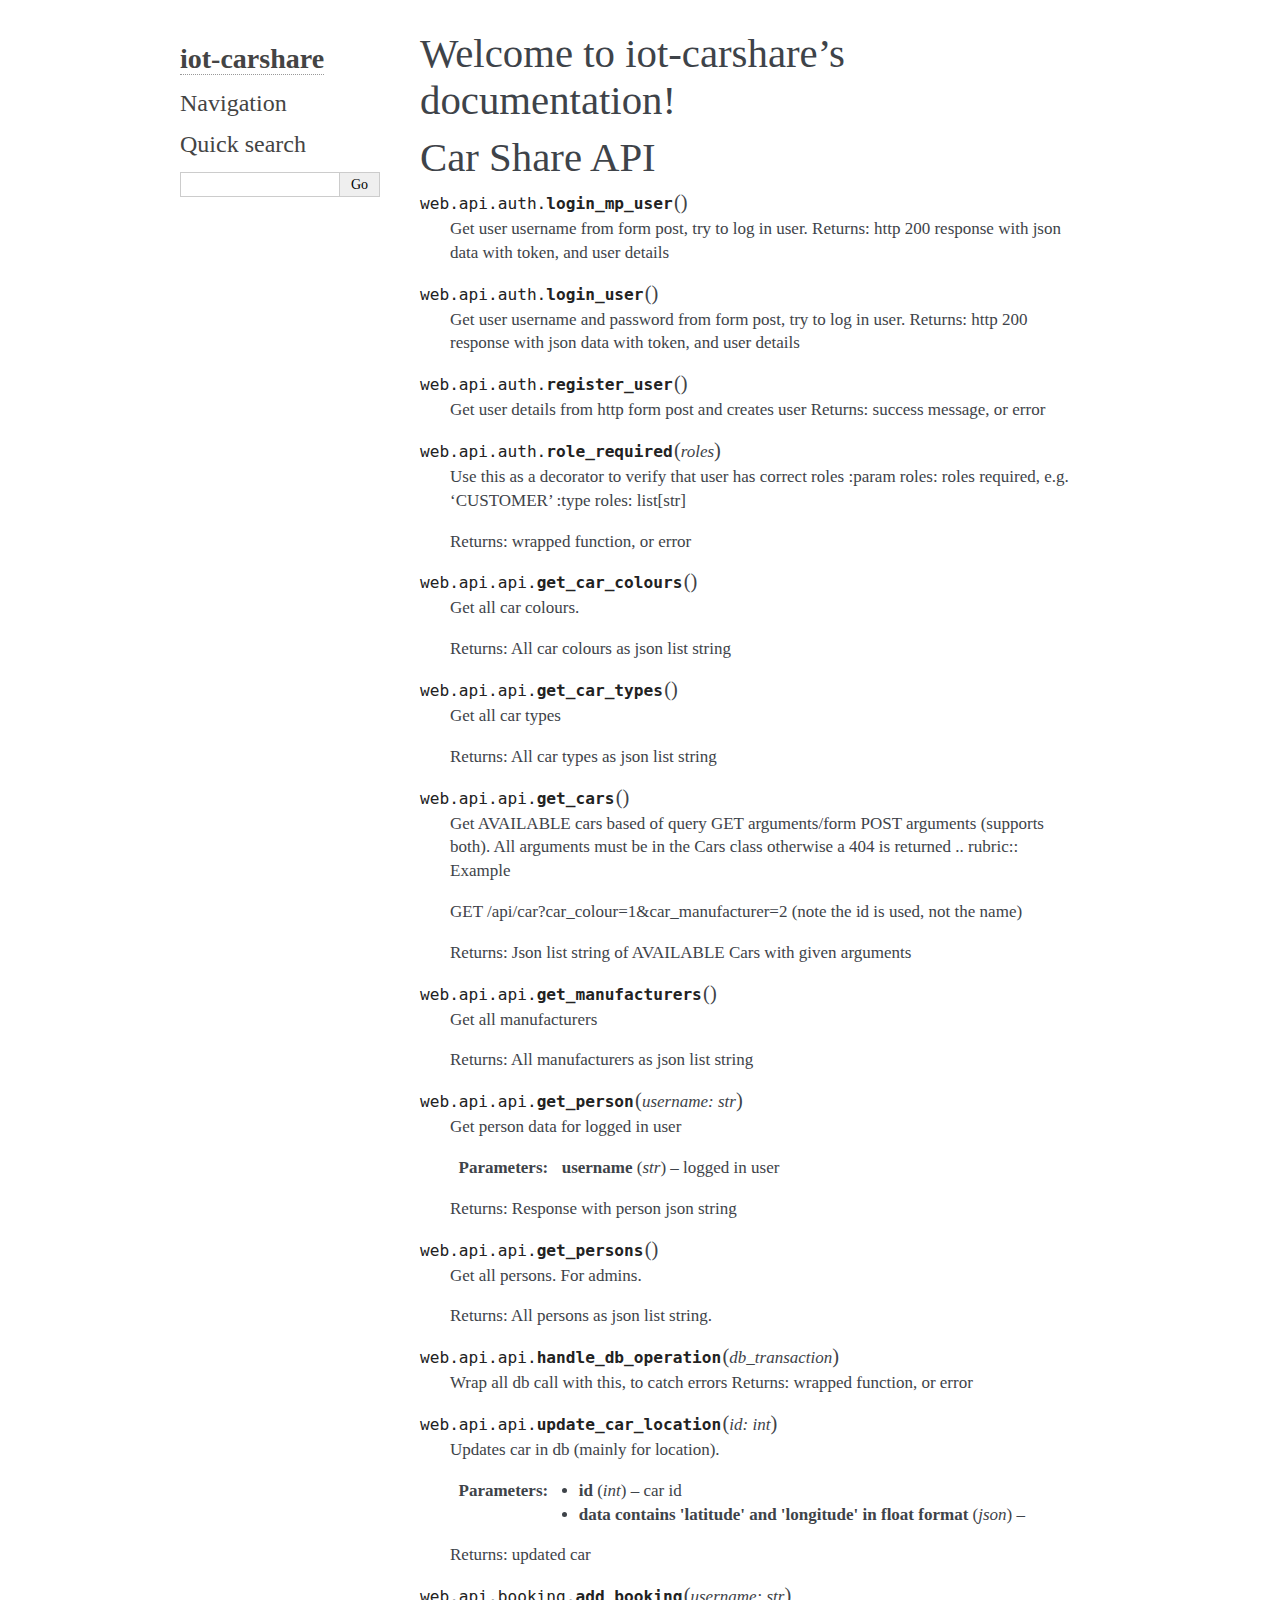
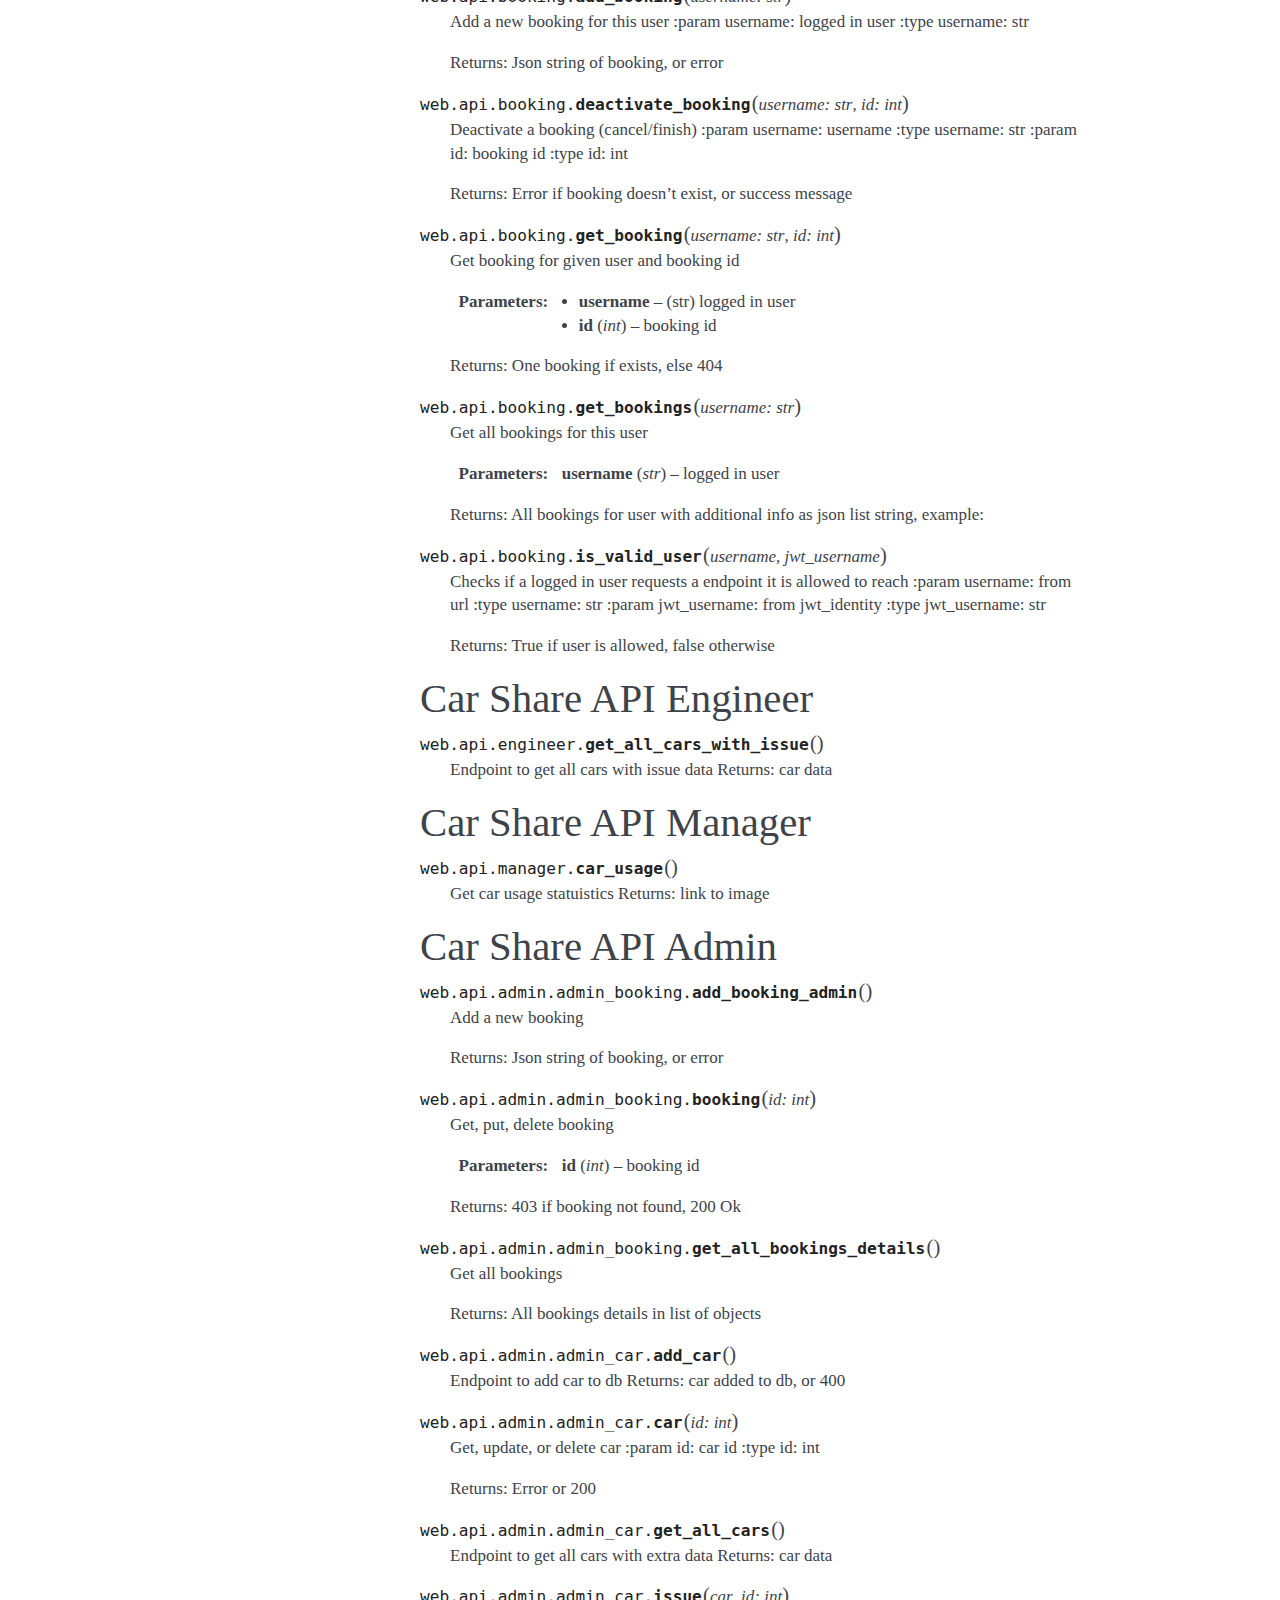
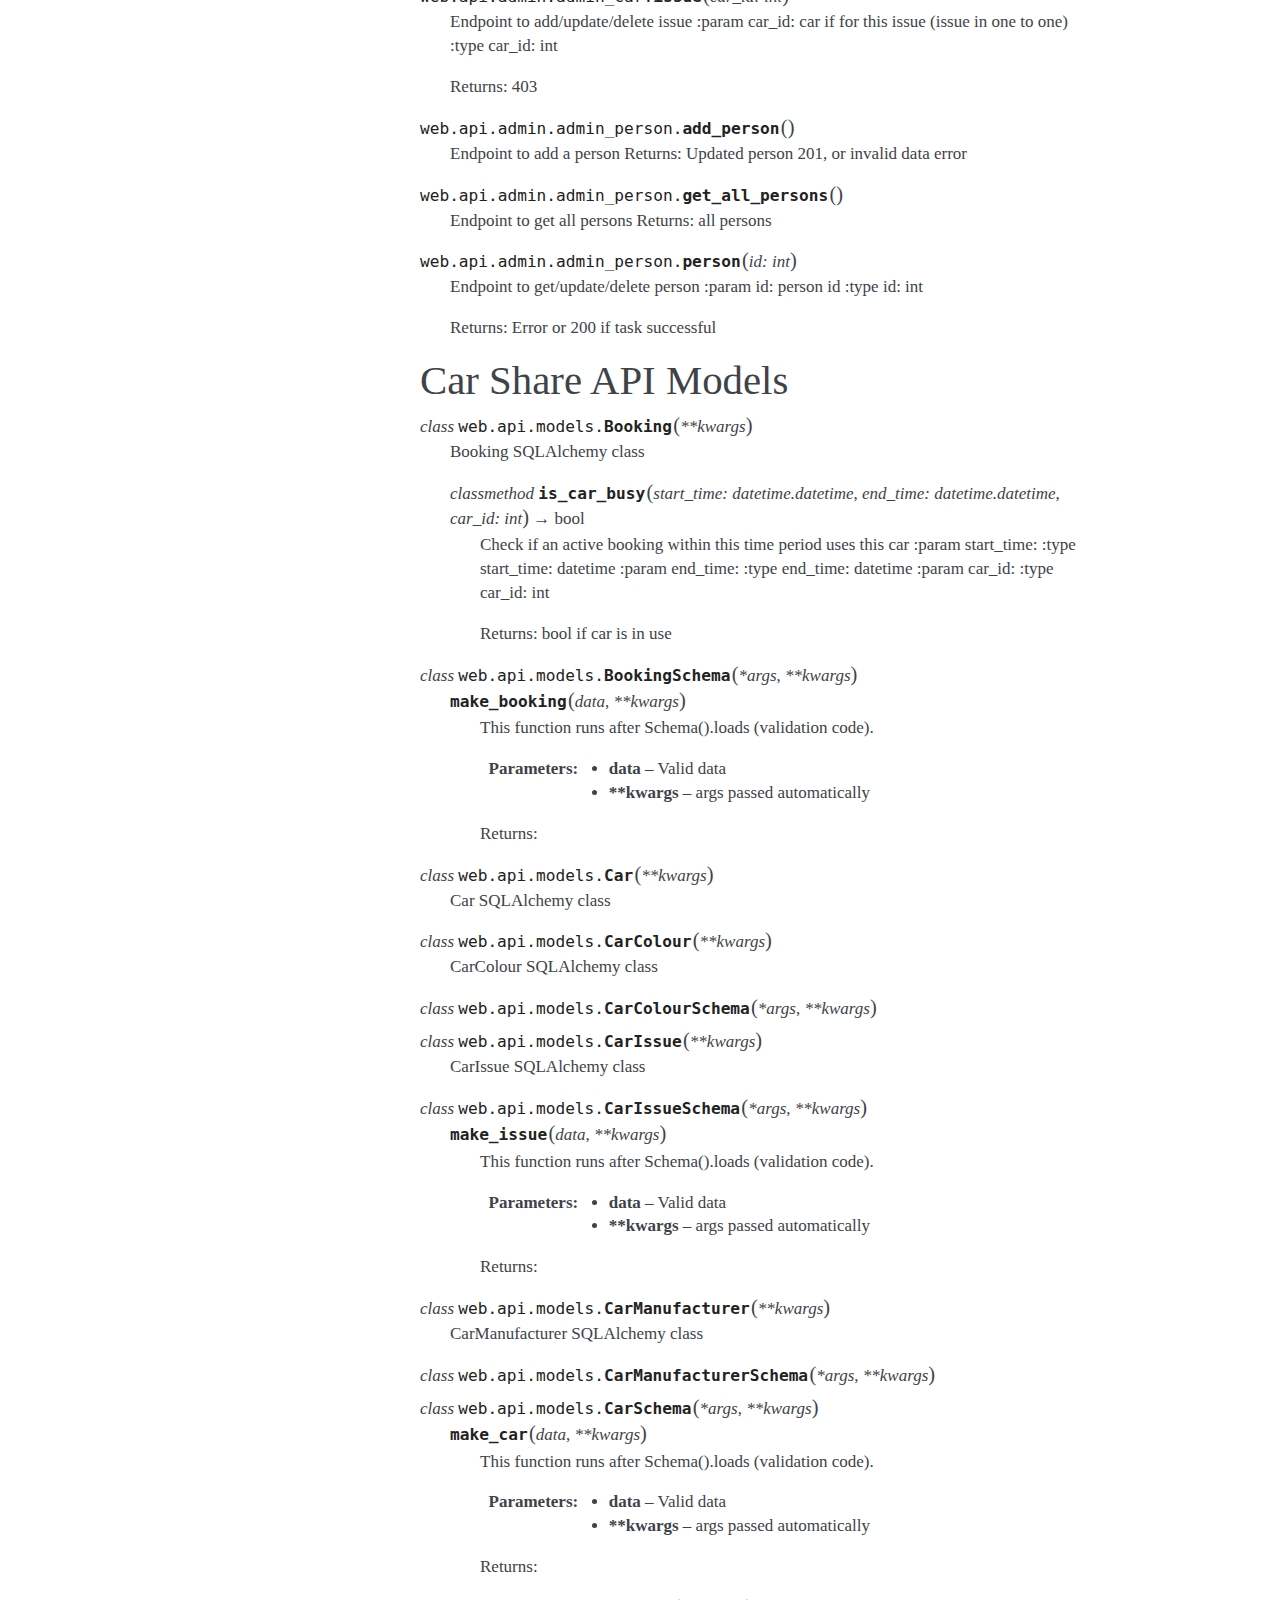
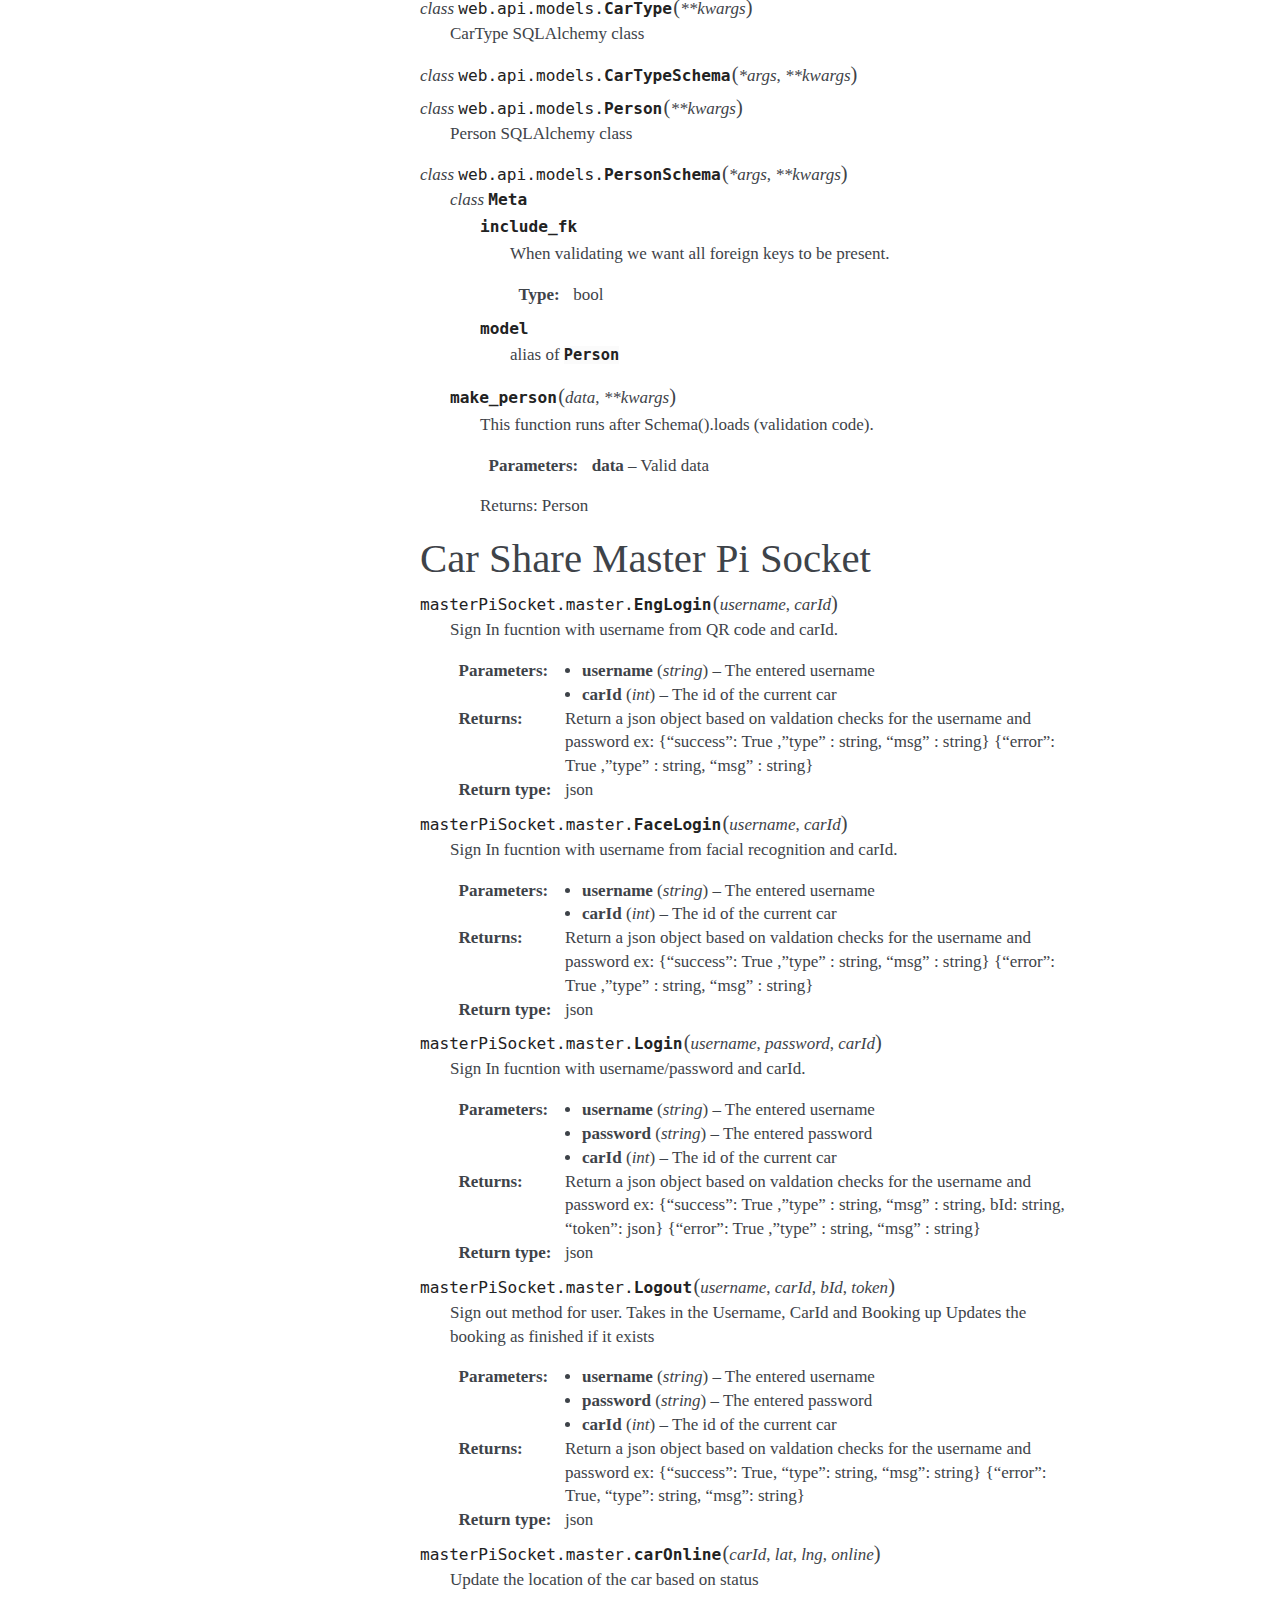
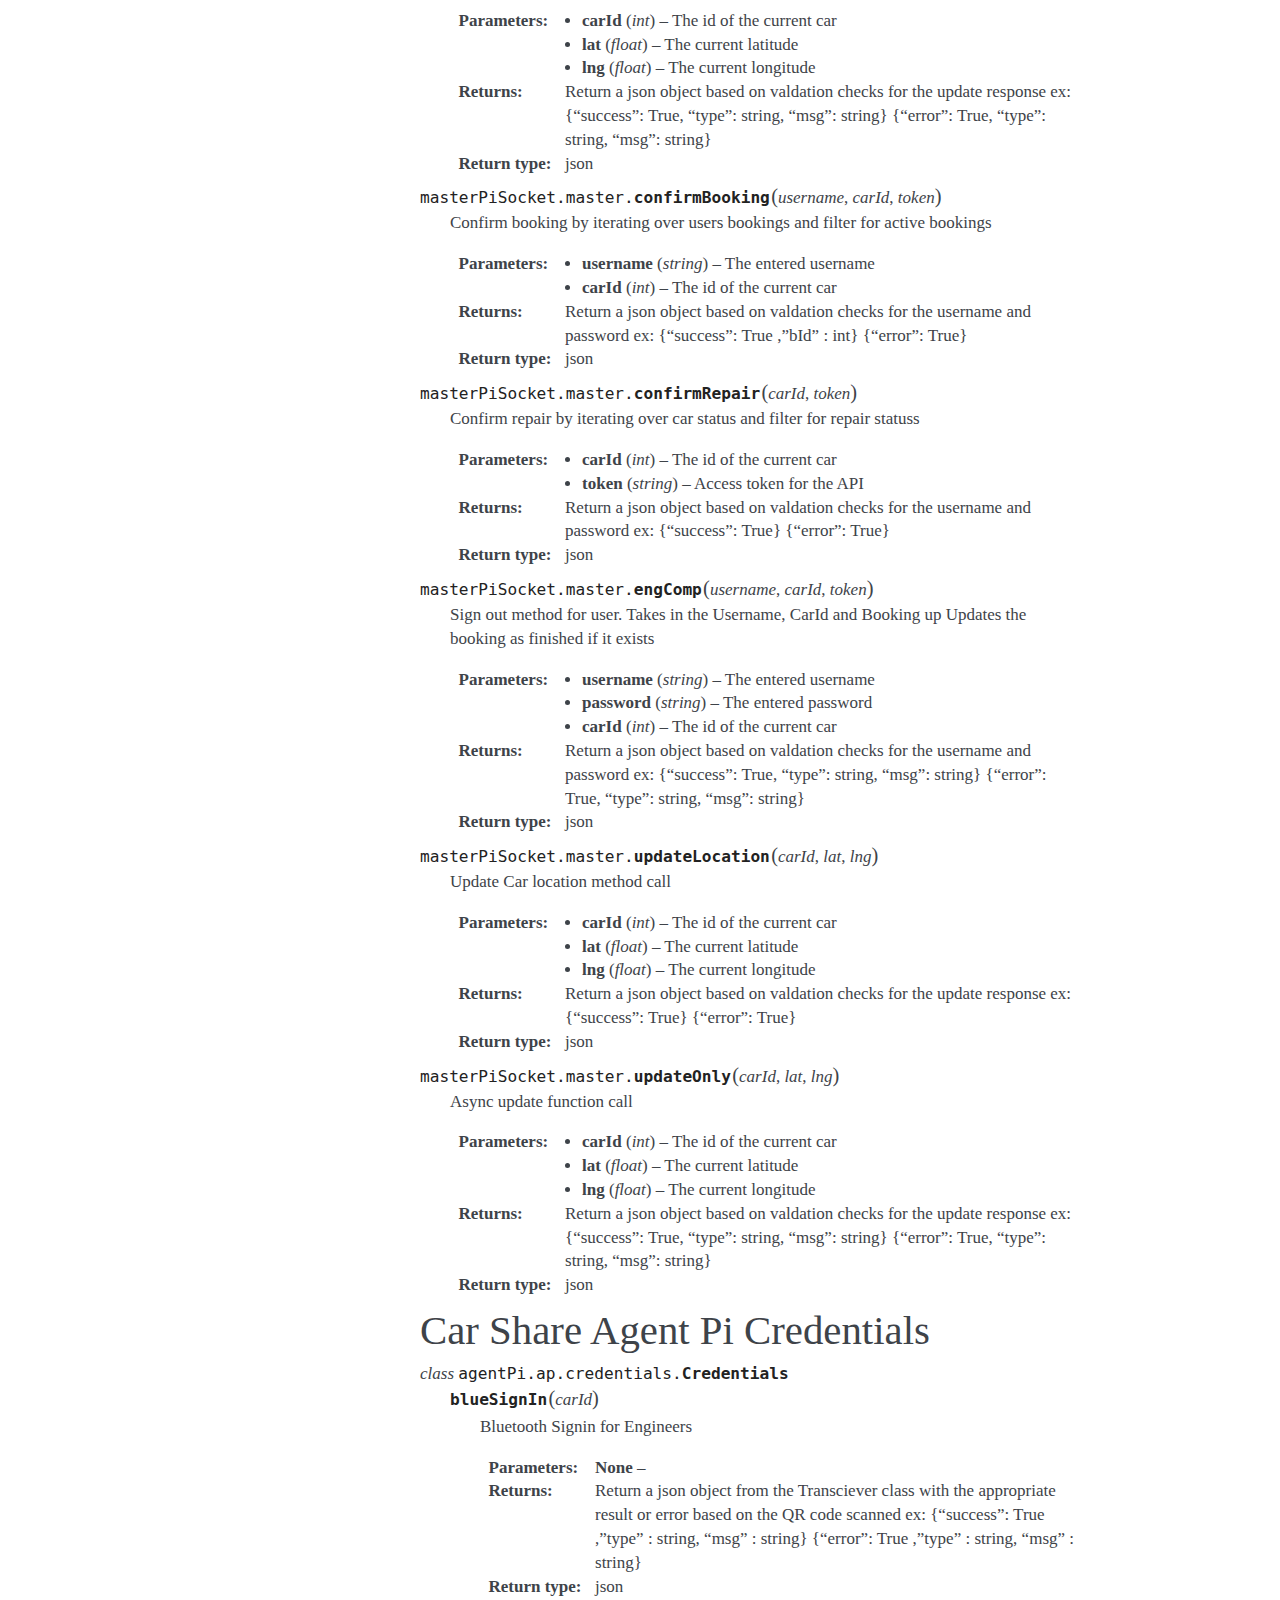
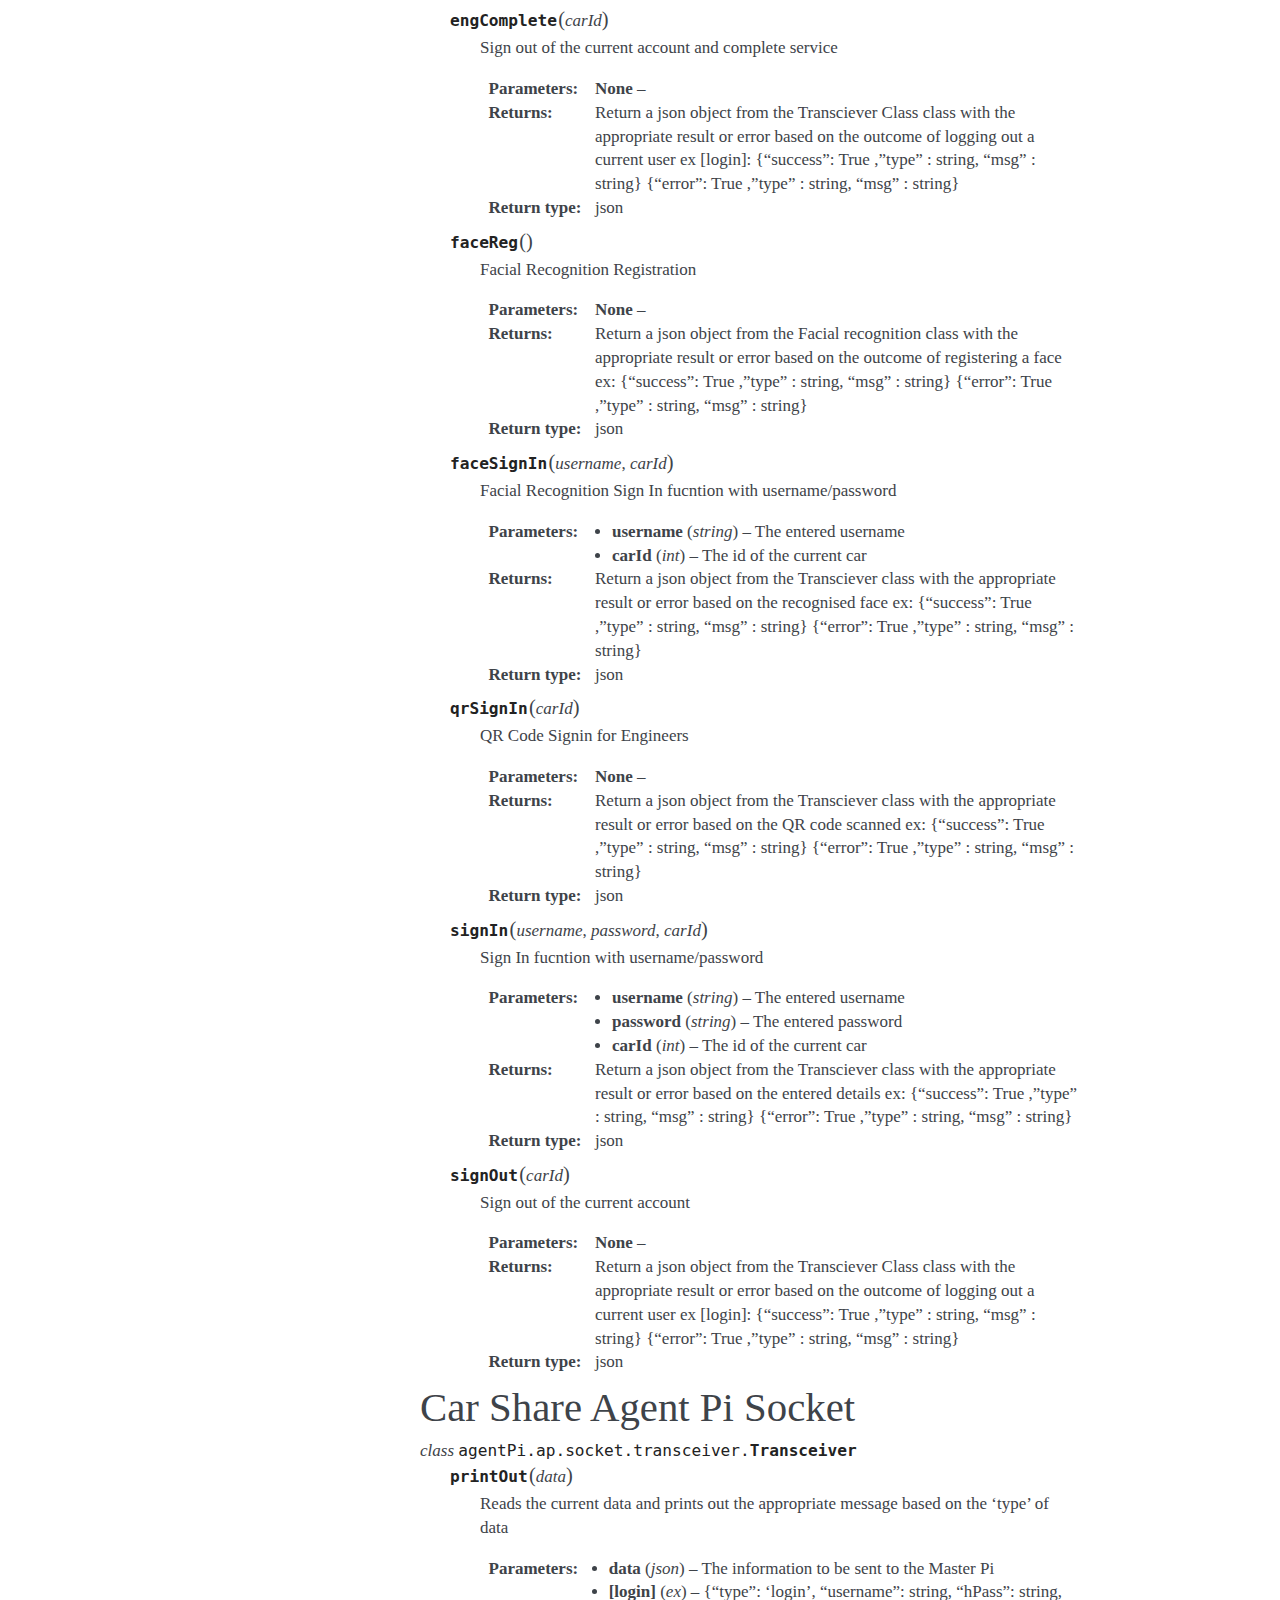
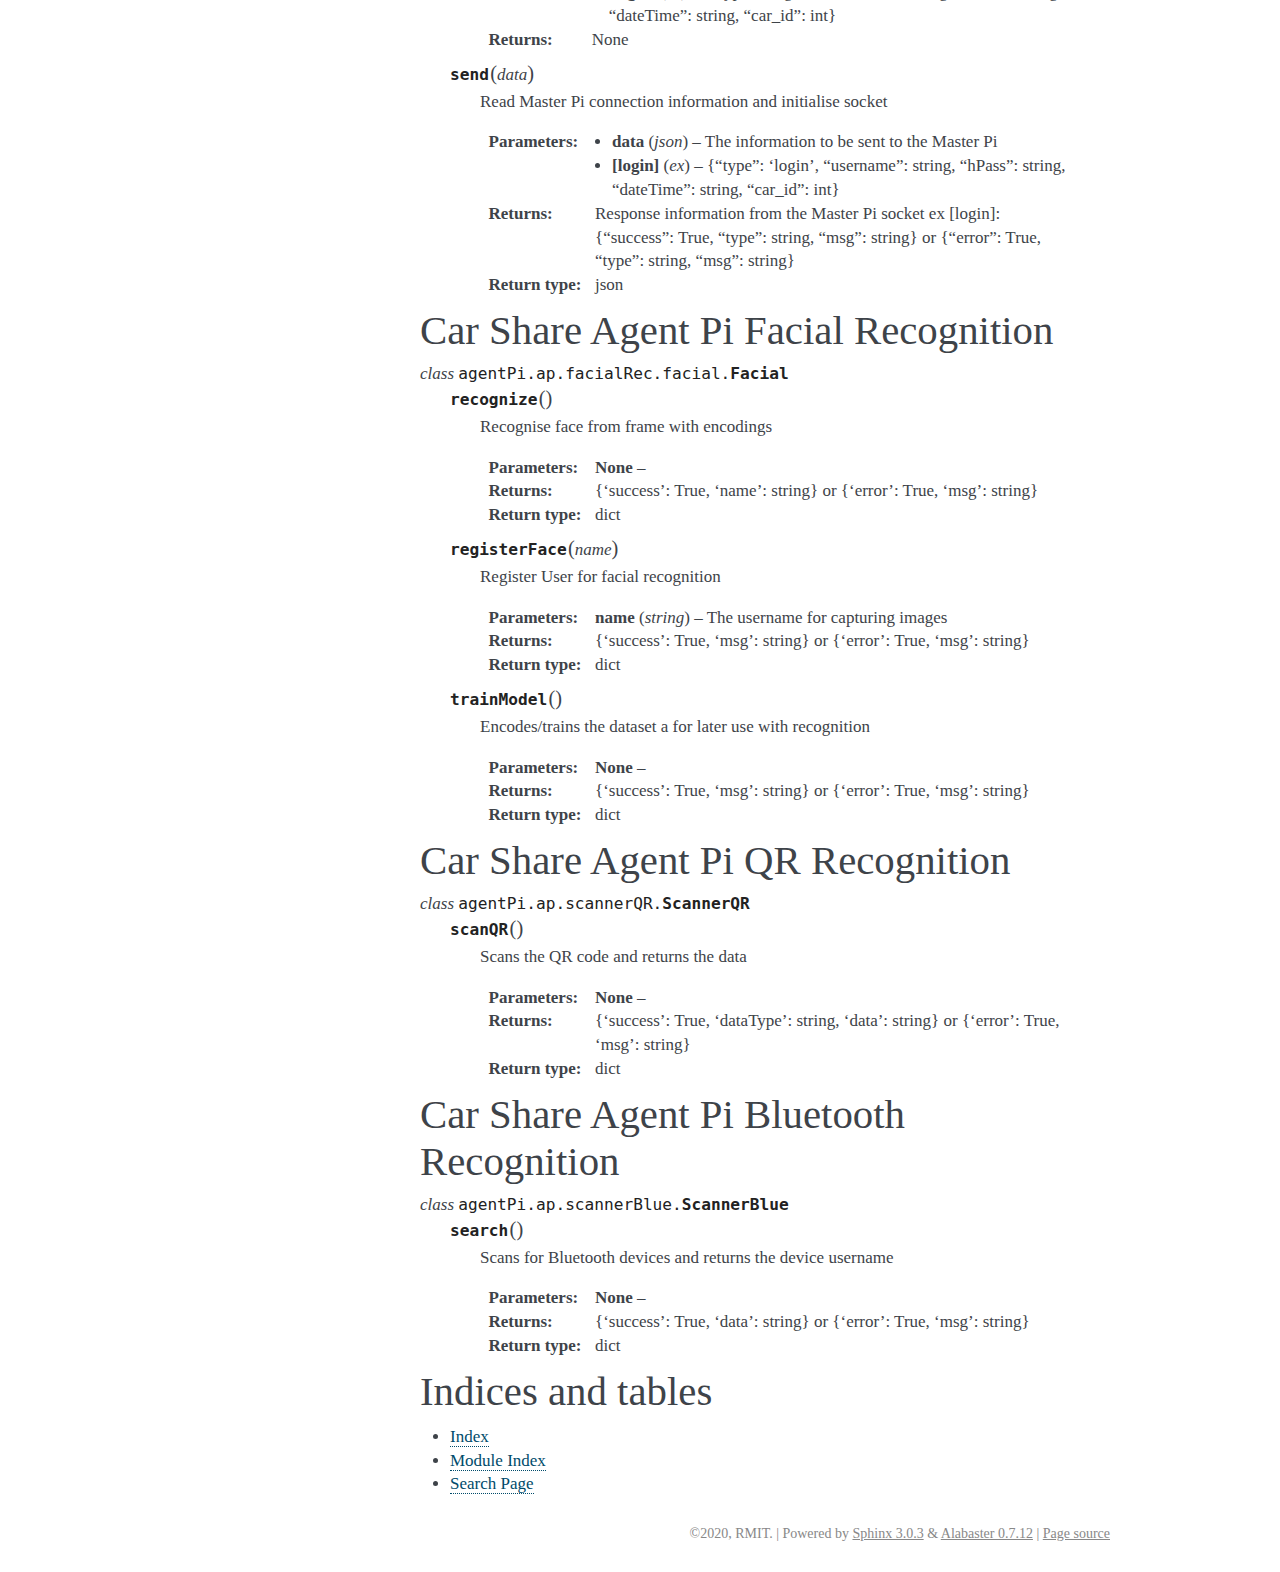
<file: docs/_build/html/index.html>
<!DOCTYPE html>

<html>
  <head>
    <meta charset="utf-8" />
    <title>Welcome to iot-carshare’s documentation! &#8212; iot-carshare  documentation</title>
    <link rel="stylesheet" href="_static/alabaster.css" type="text/css" />
    <link rel="stylesheet" href="_static/pygments.css" type="text/css" />
    <script id="documentation_options" data-url_root="./" src="_static/documentation_options.js"></script>
    <script src="_static/jquery.js"></script>
    <script src="_static/underscore.js"></script>
    <script src="_static/doctools.js"></script>
    <script src="_static/language_data.js"></script>
    <link rel="index" title="Index" href="genindex.html" />
    <link rel="search" title="Search" href="search.html" />
   
  <link rel="stylesheet" href="_static/custom.css" type="text/css" />
  
  
  <meta name="viewport" content="width=device-width, initial-scale=0.9, maximum-scale=0.9" />

  </head><body>
  

    <div class="document">
      <div class="documentwrapper">
        <div class="bodywrapper">
          

          <div class="body" role="main">
            
  <div class="section" id="welcome-to-iot-carshare-s-documentation">
<h1>Welcome to iot-carshare’s documentation!<a class="headerlink" href="#welcome-to-iot-carshare-s-documentation" title="Permalink to this headline">¶</a></h1>
<div class="toctree-wrapper compound">
</div>
</div>
<div class="section" id="module-web.api.auth">
<span id="car-share-api"></span><h1>Car Share API<a class="headerlink" href="#module-web.api.auth" title="Permalink to this headline">¶</a></h1>
<dl class="py function">
<dt id="web.api.auth.login_mp_user">
<code class="sig-prename descclassname">web.api.auth.</code><code class="sig-name descname">login_mp_user</code><span class="sig-paren">(</span><span class="sig-paren">)</span><a class="headerlink" href="#web.api.auth.login_mp_user" title="Permalink to this definition">¶</a></dt>
<dd><p>Get user username from form post, try to log in user.
Returns: http 200 response with json data with token, and user details</p>
</dd></dl>

<dl class="py function">
<dt id="web.api.auth.login_user">
<code class="sig-prename descclassname">web.api.auth.</code><code class="sig-name descname">login_user</code><span class="sig-paren">(</span><span class="sig-paren">)</span><a class="headerlink" href="#web.api.auth.login_user" title="Permalink to this definition">¶</a></dt>
<dd><p>Get user username and password from form post, try to log in user.
Returns: http 200 response with json data with token, and user details</p>
</dd></dl>

<dl class="py function">
<dt id="web.api.auth.register_user">
<code class="sig-prename descclassname">web.api.auth.</code><code class="sig-name descname">register_user</code><span class="sig-paren">(</span><span class="sig-paren">)</span><a class="headerlink" href="#web.api.auth.register_user" title="Permalink to this definition">¶</a></dt>
<dd><p>Get user details from http form post and creates user
Returns: success message, or error</p>
</dd></dl>

<dl class="py function">
<dt id="web.api.auth.role_required">
<code class="sig-prename descclassname">web.api.auth.</code><code class="sig-name descname">role_required</code><span class="sig-paren">(</span><em class="sig-param"><span class="n">roles</span></em><span class="sig-paren">)</span><a class="headerlink" href="#web.api.auth.role_required" title="Permalink to this definition">¶</a></dt>
<dd><p>Use this as a decorator to verify that user has correct roles
:param roles: roles required, e.g. ‘CUSTOMER’
:type roles: list[str]</p>
<p>Returns: wrapped function, or error</p>
</dd></dl>

<span class="target" id="module-web.api.api"></span><dl class="py function">
<dt id="web.api.api.get_car_colours">
<code class="sig-prename descclassname">web.api.api.</code><code class="sig-name descname">get_car_colours</code><span class="sig-paren">(</span><span class="sig-paren">)</span><a class="headerlink" href="#web.api.api.get_car_colours" title="Permalink to this definition">¶</a></dt>
<dd><p>Get all car colours.</p>
<p>Returns: All car colours as json list string</p>
</dd></dl>

<dl class="py function">
<dt id="web.api.api.get_car_types">
<code class="sig-prename descclassname">web.api.api.</code><code class="sig-name descname">get_car_types</code><span class="sig-paren">(</span><span class="sig-paren">)</span><a class="headerlink" href="#web.api.api.get_car_types" title="Permalink to this definition">¶</a></dt>
<dd><p>Get all car types</p>
<p>Returns: All car types as json list string</p>
</dd></dl>

<dl class="py function">
<dt id="web.api.api.get_cars">
<code class="sig-prename descclassname">web.api.api.</code><code class="sig-name descname">get_cars</code><span class="sig-paren">(</span><span class="sig-paren">)</span><a class="headerlink" href="#web.api.api.get_cars" title="Permalink to this definition">¶</a></dt>
<dd><p>Get AVAILABLE cars based of query GET arguments/form POST arguments (supports both).
All arguments must be in the Cars class otherwise a 404 is returned
.. rubric:: Example</p>
<p>GET /api/car?car_colour=1&amp;car_manufacturer=2
(note the id is used, not the name)</p>
<p>Returns: Json list string of AVAILABLE Cars with given arguments</p>
</dd></dl>

<dl class="py function">
<dt id="web.api.api.get_manufacturers">
<code class="sig-prename descclassname">web.api.api.</code><code class="sig-name descname">get_manufacturers</code><span class="sig-paren">(</span><span class="sig-paren">)</span><a class="headerlink" href="#web.api.api.get_manufacturers" title="Permalink to this definition">¶</a></dt>
<dd><p>Get all manufacturers</p>
<p>Returns: All manufacturers as json list string</p>
</dd></dl>

<dl class="py function">
<dt id="web.api.api.get_person">
<code class="sig-prename descclassname">web.api.api.</code><code class="sig-name descname">get_person</code><span class="sig-paren">(</span><em class="sig-param"><span class="n">username</span><span class="p">:</span> <span class="n">str</span></em><span class="sig-paren">)</span><a class="headerlink" href="#web.api.api.get_person" title="Permalink to this definition">¶</a></dt>
<dd><p>Get person data for logged in user</p>
<dl class="field-list simple">
<dt class="field-odd">Parameters</dt>
<dd class="field-odd"><p><strong>username</strong> (<em>str</em>) – logged in user</p>
</dd>
</dl>
<p>Returns: Response with person json string</p>
</dd></dl>

<dl class="py function">
<dt id="web.api.api.get_persons">
<code class="sig-prename descclassname">web.api.api.</code><code class="sig-name descname">get_persons</code><span class="sig-paren">(</span><span class="sig-paren">)</span><a class="headerlink" href="#web.api.api.get_persons" title="Permalink to this definition">¶</a></dt>
<dd><p>Get all persons. For admins.</p>
<p>Returns: All persons as json list string.</p>
</dd></dl>

<dl class="py function">
<dt id="web.api.api.handle_db_operation">
<code class="sig-prename descclassname">web.api.api.</code><code class="sig-name descname">handle_db_operation</code><span class="sig-paren">(</span><em class="sig-param"><span class="n">db_transaction</span></em><span class="sig-paren">)</span><a class="headerlink" href="#web.api.api.handle_db_operation" title="Permalink to this definition">¶</a></dt>
<dd><p>Wrap all db call with this, to catch errors
Returns: wrapped function, or error</p>
</dd></dl>

<dl class="py function">
<dt id="web.api.api.update_car_location">
<code class="sig-prename descclassname">web.api.api.</code><code class="sig-name descname">update_car_location</code><span class="sig-paren">(</span><em class="sig-param"><span class="n">id</span><span class="p">:</span> <span class="n">int</span></em><span class="sig-paren">)</span><a class="headerlink" href="#web.api.api.update_car_location" title="Permalink to this definition">¶</a></dt>
<dd><p>Updates car in db (mainly for location).</p>
<dl class="field-list simple">
<dt class="field-odd">Parameters</dt>
<dd class="field-odd"><ul class="simple">
<li><p><strong>id</strong> (<em>int</em>) – car id</p></li>
<li><p><strong>data contains 'latitude' and 'longitude' in float format</strong> (<em>json</em>) – </p></li>
</ul>
</dd>
</dl>
<p>Returns: updated car</p>
</dd></dl>

<span class="target" id="module-web.api.booking"></span><dl class="py function">
<dt id="web.api.booking.add_booking">
<code class="sig-prename descclassname">web.api.booking.</code><code class="sig-name descname">add_booking</code><span class="sig-paren">(</span><em class="sig-param"><span class="n">username</span><span class="p">:</span> <span class="n">str</span></em><span class="sig-paren">)</span><a class="headerlink" href="#web.api.booking.add_booking" title="Permalink to this definition">¶</a></dt>
<dd><p>Add a new booking for this user
:param username: logged in user
:type username: str</p>
<p>Returns: Json string of booking, or error</p>
</dd></dl>

<dl class="py function">
<dt id="web.api.booking.deactivate_booking">
<code class="sig-prename descclassname">web.api.booking.</code><code class="sig-name descname">deactivate_booking</code><span class="sig-paren">(</span><em class="sig-param"><span class="n">username</span><span class="p">:</span> <span class="n">str</span></em>, <em class="sig-param"><span class="n">id</span><span class="p">:</span> <span class="n">int</span></em><span class="sig-paren">)</span><a class="headerlink" href="#web.api.booking.deactivate_booking" title="Permalink to this definition">¶</a></dt>
<dd><p>Deactivate a booking (cancel/finish)
:param username: username
:type username: str
:param id: booking id
:type id: int</p>
<p>Returns: Error if booking doesn’t exist, or success message</p>
</dd></dl>

<dl class="py function">
<dt id="web.api.booking.get_booking">
<code class="sig-prename descclassname">web.api.booking.</code><code class="sig-name descname">get_booking</code><span class="sig-paren">(</span><em class="sig-param"><span class="n">username</span><span class="p">:</span> <span class="n">str</span></em>, <em class="sig-param"><span class="n">id</span><span class="p">:</span> <span class="n">int</span></em><span class="sig-paren">)</span><a class="headerlink" href="#web.api.booking.get_booking" title="Permalink to this definition">¶</a></dt>
<dd><p>Get booking for given user and booking id</p>
<dl class="field-list simple">
<dt class="field-odd">Parameters</dt>
<dd class="field-odd"><ul class="simple">
<li><p><strong>username</strong> – (str) logged in user</p></li>
<li><p><strong>id</strong> (<em>int</em>) – booking id</p></li>
</ul>
</dd>
</dl>
<p>Returns: One booking if exists, else 404</p>
</dd></dl>

<dl class="py function">
<dt id="web.api.booking.get_bookings">
<code class="sig-prename descclassname">web.api.booking.</code><code class="sig-name descname">get_bookings</code><span class="sig-paren">(</span><em class="sig-param"><span class="n">username</span><span class="p">:</span> <span class="n">str</span></em><span class="sig-paren">)</span><a class="headerlink" href="#web.api.booking.get_bookings" title="Permalink to this definition">¶</a></dt>
<dd><p>Get all bookings for this user</p>
<dl class="field-list simple">
<dt class="field-odd">Parameters</dt>
<dd class="field-odd"><p><strong>username</strong> (<em>str</em>) – logged in user</p>
</dd>
</dl>
<p>Returns: All bookings for user with additional info as json list string, example:</p>
</dd></dl>

<dl class="py function">
<dt id="web.api.booking.is_valid_user">
<code class="sig-prename descclassname">web.api.booking.</code><code class="sig-name descname">is_valid_user</code><span class="sig-paren">(</span><em class="sig-param"><span class="n">username</span></em>, <em class="sig-param"><span class="n">jwt_username</span></em><span class="sig-paren">)</span><a class="headerlink" href="#web.api.booking.is_valid_user" title="Permalink to this definition">¶</a></dt>
<dd><p>Checks if a logged in user requests a endpoint it is allowed to reach
:param username: from url
:type username: str
:param jwt_username: from jwt_identity
:type jwt_username: str</p>
<p>Returns: True if user is allowed, false otherwise</p>
</dd></dl>

</div>
<div class="section" id="module-web.api.engineer">
<span id="car-share-api-engineer"></span><h1>Car Share API Engineer<a class="headerlink" href="#module-web.api.engineer" title="Permalink to this headline">¶</a></h1>
<dl class="py function">
<dt id="web.api.engineer.get_all_cars_with_issue">
<code class="sig-prename descclassname">web.api.engineer.</code><code class="sig-name descname">get_all_cars_with_issue</code><span class="sig-paren">(</span><span class="sig-paren">)</span><a class="headerlink" href="#web.api.engineer.get_all_cars_with_issue" title="Permalink to this definition">¶</a></dt>
<dd><p>Endpoint to get all cars with issue data
Returns: car data</p>
</dd></dl>

</div>
<div class="section" id="module-web.api.manager">
<span id="car-share-api-manager"></span><h1>Car Share API Manager<a class="headerlink" href="#module-web.api.manager" title="Permalink to this headline">¶</a></h1>
<dl class="py function">
<dt id="web.api.manager.car_usage">
<code class="sig-prename descclassname">web.api.manager.</code><code class="sig-name descname">car_usage</code><span class="sig-paren">(</span><span class="sig-paren">)</span><a class="headerlink" href="#web.api.manager.car_usage" title="Permalink to this definition">¶</a></dt>
<dd><p>Get car usage statuistics
Returns: link to image</p>
</dd></dl>

</div>
<div class="section" id="module-web.api.admin.admin">
<span id="car-share-api-admin"></span><h1>Car Share API Admin<a class="headerlink" href="#module-web.api.admin.admin" title="Permalink to this headline">¶</a></h1>
<span class="target" id="module-web.api.admin.admin_booking"></span><dl class="py function">
<dt id="web.api.admin.admin_booking.add_booking_admin">
<code class="sig-prename descclassname">web.api.admin.admin_booking.</code><code class="sig-name descname">add_booking_admin</code><span class="sig-paren">(</span><span class="sig-paren">)</span><a class="headerlink" href="#web.api.admin.admin_booking.add_booking_admin" title="Permalink to this definition">¶</a></dt>
<dd><p>Add a new booking</p>
<p>Returns: Json string of booking, or error</p>
</dd></dl>

<dl class="py function">
<dt id="web.api.admin.admin_booking.booking">
<code class="sig-prename descclassname">web.api.admin.admin_booking.</code><code class="sig-name descname">booking</code><span class="sig-paren">(</span><em class="sig-param"><span class="n">id</span><span class="p">:</span> <span class="n">int</span></em><span class="sig-paren">)</span><a class="headerlink" href="#web.api.admin.admin_booking.booking" title="Permalink to this definition">¶</a></dt>
<dd><p>Get, put, delete booking</p>
<dl class="field-list simple">
<dt class="field-odd">Parameters</dt>
<dd class="field-odd"><p><strong>id</strong> (<em>int</em>) – booking id</p>
</dd>
</dl>
<p>Returns: 403 if booking not found, 200 Ok</p>
</dd></dl>

<dl class="py function">
<dt id="web.api.admin.admin_booking.get_all_bookings_details">
<code class="sig-prename descclassname">web.api.admin.admin_booking.</code><code class="sig-name descname">get_all_bookings_details</code><span class="sig-paren">(</span><span class="sig-paren">)</span><a class="headerlink" href="#web.api.admin.admin_booking.get_all_bookings_details" title="Permalink to this definition">¶</a></dt>
<dd><p>Get all bookings</p>
<p>Returns: All bookings details in list of objects</p>
</dd></dl>

<span class="target" id="module-web.api.admin.admin_car"></span><dl class="py function">
<dt id="web.api.admin.admin_car.add_car">
<code class="sig-prename descclassname">web.api.admin.admin_car.</code><code class="sig-name descname">add_car</code><span class="sig-paren">(</span><span class="sig-paren">)</span><a class="headerlink" href="#web.api.admin.admin_car.add_car" title="Permalink to this definition">¶</a></dt>
<dd><p>Endpoint to add car to db
Returns: car added to db, or 400</p>
</dd></dl>

<dl class="py function">
<dt id="web.api.admin.admin_car.car">
<code class="sig-prename descclassname">web.api.admin.admin_car.</code><code class="sig-name descname">car</code><span class="sig-paren">(</span><em class="sig-param"><span class="n">id</span><span class="p">:</span> <span class="n">int</span></em><span class="sig-paren">)</span><a class="headerlink" href="#web.api.admin.admin_car.car" title="Permalink to this definition">¶</a></dt>
<dd><p>Get, update, or delete car
:param id: car id
:type id: int</p>
<p>Returns: Error or 200</p>
</dd></dl>

<dl class="py function">
<dt id="web.api.admin.admin_car.get_all_cars">
<code class="sig-prename descclassname">web.api.admin.admin_car.</code><code class="sig-name descname">get_all_cars</code><span class="sig-paren">(</span><span class="sig-paren">)</span><a class="headerlink" href="#web.api.admin.admin_car.get_all_cars" title="Permalink to this definition">¶</a></dt>
<dd><p>Endpoint to get all cars with extra data
Returns: car data</p>
</dd></dl>

<dl class="py function">
<dt id="web.api.admin.admin_car.issue">
<code class="sig-prename descclassname">web.api.admin.admin_car.</code><code class="sig-name descname">issue</code><span class="sig-paren">(</span><em class="sig-param"><span class="n">car_id</span><span class="p">:</span> <span class="n">int</span></em><span class="sig-paren">)</span><a class="headerlink" href="#web.api.admin.admin_car.issue" title="Permalink to this definition">¶</a></dt>
<dd><p>Endpoint to add/update/delete issue
:param car_id: car if for this issue (issue in one to one)
:type car_id: int</p>
<p>Returns: 403</p>
</dd></dl>

<span class="target" id="module-web.api.admin.admin_person"></span><dl class="py function">
<dt id="web.api.admin.admin_person.add_person">
<code class="sig-prename descclassname">web.api.admin.admin_person.</code><code class="sig-name descname">add_person</code><span class="sig-paren">(</span><span class="sig-paren">)</span><a class="headerlink" href="#web.api.admin.admin_person.add_person" title="Permalink to this definition">¶</a></dt>
<dd><p>Endpoint to add a person
Returns: Updated person 201, or invalid data error</p>
</dd></dl>

<dl class="py function">
<dt id="web.api.admin.admin_person.get_all_persons">
<code class="sig-prename descclassname">web.api.admin.admin_person.</code><code class="sig-name descname">get_all_persons</code><span class="sig-paren">(</span><span class="sig-paren">)</span><a class="headerlink" href="#web.api.admin.admin_person.get_all_persons" title="Permalink to this definition">¶</a></dt>
<dd><p>Endpoint to get all persons
Returns: all persons</p>
</dd></dl>

<dl class="py function">
<dt id="web.api.admin.admin_person.person">
<code class="sig-prename descclassname">web.api.admin.admin_person.</code><code class="sig-name descname">person</code><span class="sig-paren">(</span><em class="sig-param"><span class="n">id</span><span class="p">:</span> <span class="n">int</span></em><span class="sig-paren">)</span><a class="headerlink" href="#web.api.admin.admin_person.person" title="Permalink to this definition">¶</a></dt>
<dd><p>Endpoint to get/update/delete person
:param id: person id
:type id: int</p>
<p>Returns: Error or 200 if task successful</p>
</dd></dl>

</div>
<div class="section" id="module-web.api.models">
<span id="car-share-api-models"></span><h1>Car Share API Models<a class="headerlink" href="#module-web.api.models" title="Permalink to this headline">¶</a></h1>
<dl class="py class">
<dt id="web.api.models.Booking">
<em class="property">class </em><code class="sig-prename descclassname">web.api.models.</code><code class="sig-name descname">Booking</code><span class="sig-paren">(</span><em class="sig-param"><span class="o">**</span><span class="n">kwargs</span></em><span class="sig-paren">)</span><a class="headerlink" href="#web.api.models.Booking" title="Permalink to this definition">¶</a></dt>
<dd><p>Booking SQLAlchemy class</p>
<dl class="py method">
<dt id="web.api.models.Booking.is_car_busy">
<em class="property">classmethod </em><code class="sig-name descname">is_car_busy</code><span class="sig-paren">(</span><em class="sig-param"><span class="n">start_time</span><span class="p">:</span> <span class="n">datetime.datetime</span></em>, <em class="sig-param"><span class="n">end_time</span><span class="p">:</span> <span class="n">datetime.datetime</span></em>, <em class="sig-param"><span class="n">car_id</span><span class="p">:</span> <span class="n">int</span></em><span class="sig-paren">)</span> &#x2192; bool<a class="headerlink" href="#web.api.models.Booking.is_car_busy" title="Permalink to this definition">¶</a></dt>
<dd><p>Check if an active booking within this time period uses this car
:param start_time:
:type start_time: datetime
:param end_time:
:type end_time: datetime
:param car_id:
:type car_id: int</p>
<p>Returns: bool if car is in use</p>
</dd></dl>

</dd></dl>

<dl class="py class">
<dt id="web.api.models.BookingSchema">
<em class="property">class </em><code class="sig-prename descclassname">web.api.models.</code><code class="sig-name descname">BookingSchema</code><span class="sig-paren">(</span><em class="sig-param"><span class="o">*</span><span class="n">args</span></em>, <em class="sig-param"><span class="o">**</span><span class="n">kwargs</span></em><span class="sig-paren">)</span><a class="headerlink" href="#web.api.models.BookingSchema" title="Permalink to this definition">¶</a></dt>
<dd><dl class="py method">
<dt id="web.api.models.BookingSchema.make_booking">
<code class="sig-name descname">make_booking</code><span class="sig-paren">(</span><em class="sig-param"><span class="n">data</span></em>, <em class="sig-param"><span class="o">**</span><span class="n">kwargs</span></em><span class="sig-paren">)</span><a class="headerlink" href="#web.api.models.BookingSchema.make_booking" title="Permalink to this definition">¶</a></dt>
<dd><p>This function runs after Schema().loads (validation code).</p>
<dl class="field-list simple">
<dt class="field-odd">Parameters</dt>
<dd class="field-odd"><ul class="simple">
<li><p><strong>data</strong> – Valid data</p></li>
<li><p><strong>**kwargs</strong> – args passed automatically</p></li>
</ul>
</dd>
</dl>
<p>Returns:</p>
</dd></dl>

</dd></dl>

<dl class="py class">
<dt id="web.api.models.Car">
<em class="property">class </em><code class="sig-prename descclassname">web.api.models.</code><code class="sig-name descname">Car</code><span class="sig-paren">(</span><em class="sig-param"><span class="o">**</span><span class="n">kwargs</span></em><span class="sig-paren">)</span><a class="headerlink" href="#web.api.models.Car" title="Permalink to this definition">¶</a></dt>
<dd><p>Car SQLAlchemy class</p>
</dd></dl>

<dl class="py class">
<dt id="web.api.models.CarColour">
<em class="property">class </em><code class="sig-prename descclassname">web.api.models.</code><code class="sig-name descname">CarColour</code><span class="sig-paren">(</span><em class="sig-param"><span class="o">**</span><span class="n">kwargs</span></em><span class="sig-paren">)</span><a class="headerlink" href="#web.api.models.CarColour" title="Permalink to this definition">¶</a></dt>
<dd><p>CarColour SQLAlchemy class</p>
</dd></dl>

<dl class="py class">
<dt id="web.api.models.CarColourSchema">
<em class="property">class </em><code class="sig-prename descclassname">web.api.models.</code><code class="sig-name descname">CarColourSchema</code><span class="sig-paren">(</span><em class="sig-param"><span class="o">*</span><span class="n">args</span></em>, <em class="sig-param"><span class="o">**</span><span class="n">kwargs</span></em><span class="sig-paren">)</span><a class="headerlink" href="#web.api.models.CarColourSchema" title="Permalink to this definition">¶</a></dt>
<dd></dd></dl>

<dl class="py class">
<dt id="web.api.models.CarIssue">
<em class="property">class </em><code class="sig-prename descclassname">web.api.models.</code><code class="sig-name descname">CarIssue</code><span class="sig-paren">(</span><em class="sig-param"><span class="o">**</span><span class="n">kwargs</span></em><span class="sig-paren">)</span><a class="headerlink" href="#web.api.models.CarIssue" title="Permalink to this definition">¶</a></dt>
<dd><p>CarIssue SQLAlchemy class</p>
</dd></dl>

<dl class="py class">
<dt id="web.api.models.CarIssueSchema">
<em class="property">class </em><code class="sig-prename descclassname">web.api.models.</code><code class="sig-name descname">CarIssueSchema</code><span class="sig-paren">(</span><em class="sig-param"><span class="o">*</span><span class="n">args</span></em>, <em class="sig-param"><span class="o">**</span><span class="n">kwargs</span></em><span class="sig-paren">)</span><a class="headerlink" href="#web.api.models.CarIssueSchema" title="Permalink to this definition">¶</a></dt>
<dd><dl class="py method">
<dt id="web.api.models.CarIssueSchema.make_issue">
<code class="sig-name descname">make_issue</code><span class="sig-paren">(</span><em class="sig-param"><span class="n">data</span></em>, <em class="sig-param"><span class="o">**</span><span class="n">kwargs</span></em><span class="sig-paren">)</span><a class="headerlink" href="#web.api.models.CarIssueSchema.make_issue" title="Permalink to this definition">¶</a></dt>
<dd><p>This function runs after Schema().loads (validation code).</p>
<dl class="field-list simple">
<dt class="field-odd">Parameters</dt>
<dd class="field-odd"><ul class="simple">
<li><p><strong>data</strong> – Valid data</p></li>
<li><p><strong>**kwargs</strong> – args passed automatically</p></li>
</ul>
</dd>
</dl>
<p>Returns:</p>
</dd></dl>

</dd></dl>

<dl class="py class">
<dt id="web.api.models.CarManufacturer">
<em class="property">class </em><code class="sig-prename descclassname">web.api.models.</code><code class="sig-name descname">CarManufacturer</code><span class="sig-paren">(</span><em class="sig-param"><span class="o">**</span><span class="n">kwargs</span></em><span class="sig-paren">)</span><a class="headerlink" href="#web.api.models.CarManufacturer" title="Permalink to this definition">¶</a></dt>
<dd><p>CarManufacturer SQLAlchemy class</p>
</dd></dl>

<dl class="py class">
<dt id="web.api.models.CarManufacturerSchema">
<em class="property">class </em><code class="sig-prename descclassname">web.api.models.</code><code class="sig-name descname">CarManufacturerSchema</code><span class="sig-paren">(</span><em class="sig-param"><span class="o">*</span><span class="n">args</span></em>, <em class="sig-param"><span class="o">**</span><span class="n">kwargs</span></em><span class="sig-paren">)</span><a class="headerlink" href="#web.api.models.CarManufacturerSchema" title="Permalink to this definition">¶</a></dt>
<dd></dd></dl>

<dl class="py class">
<dt id="web.api.models.CarSchema">
<em class="property">class </em><code class="sig-prename descclassname">web.api.models.</code><code class="sig-name descname">CarSchema</code><span class="sig-paren">(</span><em class="sig-param"><span class="o">*</span><span class="n">args</span></em>, <em class="sig-param"><span class="o">**</span><span class="n">kwargs</span></em><span class="sig-paren">)</span><a class="headerlink" href="#web.api.models.CarSchema" title="Permalink to this definition">¶</a></dt>
<dd><dl class="py method">
<dt id="web.api.models.CarSchema.make_car">
<code class="sig-name descname">make_car</code><span class="sig-paren">(</span><em class="sig-param"><span class="n">data</span></em>, <em class="sig-param"><span class="o">**</span><span class="n">kwargs</span></em><span class="sig-paren">)</span><a class="headerlink" href="#web.api.models.CarSchema.make_car" title="Permalink to this definition">¶</a></dt>
<dd><p>This function runs after Schema().loads (validation code).</p>
<dl class="field-list simple">
<dt class="field-odd">Parameters</dt>
<dd class="field-odd"><ul class="simple">
<li><p><strong>data</strong> – Valid data</p></li>
<li><p><strong>**kwargs</strong> – args passed automatically</p></li>
</ul>
</dd>
</dl>
<p>Returns:</p>
</dd></dl>

</dd></dl>

<dl class="py class">
<dt id="web.api.models.CarType">
<em class="property">class </em><code class="sig-prename descclassname">web.api.models.</code><code class="sig-name descname">CarType</code><span class="sig-paren">(</span><em class="sig-param"><span class="o">**</span><span class="n">kwargs</span></em><span class="sig-paren">)</span><a class="headerlink" href="#web.api.models.CarType" title="Permalink to this definition">¶</a></dt>
<dd><p>CarType SQLAlchemy class</p>
</dd></dl>

<dl class="py class">
<dt id="web.api.models.CarTypeSchema">
<em class="property">class </em><code class="sig-prename descclassname">web.api.models.</code><code class="sig-name descname">CarTypeSchema</code><span class="sig-paren">(</span><em class="sig-param"><span class="o">*</span><span class="n">args</span></em>, <em class="sig-param"><span class="o">**</span><span class="n">kwargs</span></em><span class="sig-paren">)</span><a class="headerlink" href="#web.api.models.CarTypeSchema" title="Permalink to this definition">¶</a></dt>
<dd></dd></dl>

<dl class="py class">
<dt id="web.api.models.Person">
<em class="property">class </em><code class="sig-prename descclassname">web.api.models.</code><code class="sig-name descname">Person</code><span class="sig-paren">(</span><em class="sig-param"><span class="o">**</span><span class="n">kwargs</span></em><span class="sig-paren">)</span><a class="headerlink" href="#web.api.models.Person" title="Permalink to this definition">¶</a></dt>
<dd><p>Person SQLAlchemy class</p>
</dd></dl>

<dl class="py class">
<dt id="web.api.models.PersonSchema">
<em class="property">class </em><code class="sig-prename descclassname">web.api.models.</code><code class="sig-name descname">PersonSchema</code><span class="sig-paren">(</span><em class="sig-param"><span class="o">*</span><span class="n">args</span></em>, <em class="sig-param"><span class="o">**</span><span class="n">kwargs</span></em><span class="sig-paren">)</span><a class="headerlink" href="#web.api.models.PersonSchema" title="Permalink to this definition">¶</a></dt>
<dd><dl class="py class">
<dt id="web.api.models.PersonSchema.Meta">
<em class="property">class </em><code class="sig-name descname">Meta</code><a class="headerlink" href="#web.api.models.PersonSchema.Meta" title="Permalink to this definition">¶</a></dt>
<dd><dl class="py attribute">
<dt id="web.api.models.PersonSchema.Meta.include_fk">
<code class="sig-name descname">include_fk</code><a class="headerlink" href="#web.api.models.PersonSchema.Meta.include_fk" title="Permalink to this definition">¶</a></dt>
<dd><p>When validating we want all foreign keys
to be present.</p>
<dl class="field-list simple">
<dt class="field-odd">Type</dt>
<dd class="field-odd"><p>bool</p>
</dd>
</dl>
</dd></dl>

<dl class="py attribute">
<dt id="web.api.models.PersonSchema.Meta.model">
<code class="sig-name descname">model</code><a class="headerlink" href="#web.api.models.PersonSchema.Meta.model" title="Permalink to this definition">¶</a></dt>
<dd><p>alias of <a class="reference internal" href="#web.api.models.Person" title="web.api.models.Person"><code class="xref py py-class docutils literal notranslate"><span class="pre">Person</span></code></a></p>
</dd></dl>

</dd></dl>

<dl class="py method">
<dt id="web.api.models.PersonSchema.make_person">
<code class="sig-name descname">make_person</code><span class="sig-paren">(</span><em class="sig-param"><span class="n">data</span></em>, <em class="sig-param"><span class="o">**</span><span class="n">kwargs</span></em><span class="sig-paren">)</span><a class="headerlink" href="#web.api.models.PersonSchema.make_person" title="Permalink to this definition">¶</a></dt>
<dd><p>This function runs after Schema().loads (validation code).</p>
<dl class="field-list simple">
<dt class="field-odd">Parameters</dt>
<dd class="field-odd"><p><strong>data</strong> – Valid data</p>
</dd>
</dl>
<p>Returns: Person</p>
</dd></dl>

</dd></dl>

</div>
<div class="section" id="module-masterPiSocket.master">
<span id="car-share-master-pi-socket"></span><h1>Car Share Master Pi Socket<a class="headerlink" href="#module-masterPiSocket.master" title="Permalink to this headline">¶</a></h1>
<dl class="py function">
<dt id="masterPiSocket.master.EngLogin">
<code class="sig-prename descclassname">masterPiSocket.master.</code><code class="sig-name descname">EngLogin</code><span class="sig-paren">(</span><em class="sig-param"><span class="n">username</span></em>, <em class="sig-param"><span class="n">carId</span></em><span class="sig-paren">)</span><a class="headerlink" href="#masterPiSocket.master.EngLogin" title="Permalink to this definition">¶</a></dt>
<dd><p>Sign In fucntion with username from QR code and carId.</p>
<dl class="field-list simple">
<dt class="field-odd">Parameters</dt>
<dd class="field-odd"><ul class="simple">
<li><p><strong>username</strong> (<em>string</em>) – The entered username</p></li>
<li><p><strong>carId</strong> (<em>int</em>) – The id of the current car</p></li>
</ul>
</dd>
<dt class="field-even">Returns</dt>
<dd class="field-even"><p>Return a json object based on valdation checks for the username and password
ex:
{“success”: True ,”type” : string, “msg” : string}
{“error”: True ,”type” : string, “msg” : string}</p>
</dd>
<dt class="field-odd">Return type</dt>
<dd class="field-odd"><p>json</p>
</dd>
</dl>
</dd></dl>

<dl class="py function">
<dt id="masterPiSocket.master.FaceLogin">
<code class="sig-prename descclassname">masterPiSocket.master.</code><code class="sig-name descname">FaceLogin</code><span class="sig-paren">(</span><em class="sig-param"><span class="n">username</span></em>, <em class="sig-param"><span class="n">carId</span></em><span class="sig-paren">)</span><a class="headerlink" href="#masterPiSocket.master.FaceLogin" title="Permalink to this definition">¶</a></dt>
<dd><p>Sign In fucntion with username from facial recognition and carId.</p>
<dl class="field-list simple">
<dt class="field-odd">Parameters</dt>
<dd class="field-odd"><ul class="simple">
<li><p><strong>username</strong> (<em>string</em>) – The entered username</p></li>
<li><p><strong>carId</strong> (<em>int</em>) – The id of the current car</p></li>
</ul>
</dd>
<dt class="field-even">Returns</dt>
<dd class="field-even"><p>Return a json object based on valdation checks for the username and password
ex:
{“success”: True ,”type” : string, “msg” : string}
{“error”: True ,”type” : string, “msg” : string}</p>
</dd>
<dt class="field-odd">Return type</dt>
<dd class="field-odd"><p>json</p>
</dd>
</dl>
</dd></dl>

<dl class="py function">
<dt id="masterPiSocket.master.Login">
<code class="sig-prename descclassname">masterPiSocket.master.</code><code class="sig-name descname">Login</code><span class="sig-paren">(</span><em class="sig-param"><span class="n">username</span></em>, <em class="sig-param"><span class="n">password</span></em>, <em class="sig-param"><span class="n">carId</span></em><span class="sig-paren">)</span><a class="headerlink" href="#masterPiSocket.master.Login" title="Permalink to this definition">¶</a></dt>
<dd><p>Sign In fucntion with username/password and carId.</p>
<dl class="field-list simple">
<dt class="field-odd">Parameters</dt>
<dd class="field-odd"><ul class="simple">
<li><p><strong>username</strong> (<em>string</em>) – The entered username</p></li>
<li><p><strong>password</strong> (<em>string</em>) – The entered password</p></li>
<li><p><strong>carId</strong> (<em>int</em>) – The id of the current car</p></li>
</ul>
</dd>
<dt class="field-even">Returns</dt>
<dd class="field-even"><p>Return a json object based on valdation checks for the username and password
ex:
{“success”: True ,”type” : string, “msg” : string, bId: string, “token”: json}
{“error”: True ,”type” : string, “msg” : string}</p>
</dd>
<dt class="field-odd">Return type</dt>
<dd class="field-odd"><p>json</p>
</dd>
</dl>
</dd></dl>

<dl class="py function">
<dt id="masterPiSocket.master.Logout">
<code class="sig-prename descclassname">masterPiSocket.master.</code><code class="sig-name descname">Logout</code><span class="sig-paren">(</span><em class="sig-param"><span class="n">username</span></em>, <em class="sig-param"><span class="n">carId</span></em>, <em class="sig-param"><span class="n">bId</span></em>, <em class="sig-param"><span class="n">token</span></em><span class="sig-paren">)</span><a class="headerlink" href="#masterPiSocket.master.Logout" title="Permalink to this definition">¶</a></dt>
<dd><p>Sign out method for user. Takes in the Username, CarId and Booking up
Updates the booking as finished if it exists</p>
<dl class="field-list simple">
<dt class="field-odd">Parameters</dt>
<dd class="field-odd"><ul class="simple">
<li><p><strong>username</strong> (<em>string</em>) – The entered username</p></li>
<li><p><strong>password</strong> (<em>string</em>) – The entered password</p></li>
<li><p><strong>carId</strong> (<em>int</em>) – The id of the current car</p></li>
</ul>
</dd>
<dt class="field-even">Returns</dt>
<dd class="field-even"><p>Return a json object based on valdation checks for the username and password
ex:
{“success”: True, “type”: string, “msg”: string}
{“error”: True, “type”: string, “msg”: string}</p>
</dd>
<dt class="field-odd">Return type</dt>
<dd class="field-odd"><p>json</p>
</dd>
</dl>
</dd></dl>

<dl class="py function">
<dt id="masterPiSocket.master.carOnline">
<code class="sig-prename descclassname">masterPiSocket.master.</code><code class="sig-name descname">carOnline</code><span class="sig-paren">(</span><em class="sig-param"><span class="n">carId</span></em>, <em class="sig-param"><span class="n">lat</span></em>, <em class="sig-param"><span class="n">lng</span></em>, <em class="sig-param"><span class="n">online</span></em><span class="sig-paren">)</span><a class="headerlink" href="#masterPiSocket.master.carOnline" title="Permalink to this definition">¶</a></dt>
<dd><p>Update the location of the car based on status</p>
<dl class="field-list simple">
<dt class="field-odd">Parameters</dt>
<dd class="field-odd"><ul class="simple">
<li><p><strong>carId</strong> (<em>int</em>) – The id of the current car</p></li>
<li><p><strong>lat</strong> (<em>float</em>) – The current latitude</p></li>
<li><p><strong>lng</strong> (<em>float</em>) – The current longitude</p></li>
</ul>
</dd>
<dt class="field-even">Returns</dt>
<dd class="field-even"><p>Return a json object based on valdation checks for the update response
ex:
{“success”: True, “type”: string, “msg”: string}
{“error”: True, “type”: string, “msg”: string}</p>
</dd>
<dt class="field-odd">Return type</dt>
<dd class="field-odd"><p>json</p>
</dd>
</dl>
</dd></dl>

<dl class="py function">
<dt id="masterPiSocket.master.confirmBooking">
<code class="sig-prename descclassname">masterPiSocket.master.</code><code class="sig-name descname">confirmBooking</code><span class="sig-paren">(</span><em class="sig-param"><span class="n">username</span></em>, <em class="sig-param"><span class="n">carId</span></em>, <em class="sig-param"><span class="n">token</span></em><span class="sig-paren">)</span><a class="headerlink" href="#masterPiSocket.master.confirmBooking" title="Permalink to this definition">¶</a></dt>
<dd><p>Confirm booking by iterating over users bookings and
filter for active bookings</p>
<dl class="field-list simple">
<dt class="field-odd">Parameters</dt>
<dd class="field-odd"><ul class="simple">
<li><p><strong>username</strong> (<em>string</em>) – The entered username</p></li>
<li><p><strong>carId</strong> (<em>int</em>) – The id of the current car</p></li>
</ul>
</dd>
<dt class="field-even">Returns</dt>
<dd class="field-even"><p>Return a json object based on valdation checks for the username and password
ex:
{“success”: True ,”bId” : int}
{“error”: True}</p>
</dd>
<dt class="field-odd">Return type</dt>
<dd class="field-odd"><p>json</p>
</dd>
</dl>
</dd></dl>

<dl class="py function">
<dt id="masterPiSocket.master.confirmRepair">
<code class="sig-prename descclassname">masterPiSocket.master.</code><code class="sig-name descname">confirmRepair</code><span class="sig-paren">(</span><em class="sig-param"><span class="n">carId</span></em>, <em class="sig-param"><span class="n">token</span></em><span class="sig-paren">)</span><a class="headerlink" href="#masterPiSocket.master.confirmRepair" title="Permalink to this definition">¶</a></dt>
<dd><p>Confirm repair by iterating over car status and
filter for repair statuss</p>
<dl class="field-list simple">
<dt class="field-odd">Parameters</dt>
<dd class="field-odd"><ul class="simple">
<li><p><strong>carId</strong> (<em>int</em>) – The id of the current car</p></li>
<li><p><strong>token</strong> (<em>string</em>) – Access token for the API</p></li>
</ul>
</dd>
<dt class="field-even">Returns</dt>
<dd class="field-even"><p>Return a json object based on valdation checks for the username and password
ex:
{“success”: True}
{“error”: True}</p>
</dd>
<dt class="field-odd">Return type</dt>
<dd class="field-odd"><p>json</p>
</dd>
</dl>
</dd></dl>

<dl class="py function">
<dt id="masterPiSocket.master.engComp">
<code class="sig-prename descclassname">masterPiSocket.master.</code><code class="sig-name descname">engComp</code><span class="sig-paren">(</span><em class="sig-param"><span class="n">username</span></em>, <em class="sig-param"><span class="n">carId</span></em>, <em class="sig-param"><span class="n">token</span></em><span class="sig-paren">)</span><a class="headerlink" href="#masterPiSocket.master.engComp" title="Permalink to this definition">¶</a></dt>
<dd><p>Sign out method for user. Takes in the Username, CarId and Booking up
Updates the booking as finished if it exists</p>
<dl class="field-list simple">
<dt class="field-odd">Parameters</dt>
<dd class="field-odd"><ul class="simple">
<li><p><strong>username</strong> (<em>string</em>) – The entered username</p></li>
<li><p><strong>password</strong> (<em>string</em>) – The entered password</p></li>
<li><p><strong>carId</strong> (<em>int</em>) – The id of the current car</p></li>
</ul>
</dd>
<dt class="field-even">Returns</dt>
<dd class="field-even"><p>Return a json object based on valdation checks for the username and password
ex:
{“success”: True, “type”: string, “msg”: string}
{“error”: True, “type”: string, “msg”: string}</p>
</dd>
<dt class="field-odd">Return type</dt>
<dd class="field-odd"><p>json</p>
</dd>
</dl>
</dd></dl>

<dl class="py function">
<dt id="masterPiSocket.master.updateLocation">
<code class="sig-prename descclassname">masterPiSocket.master.</code><code class="sig-name descname">updateLocation</code><span class="sig-paren">(</span><em class="sig-param"><span class="n">carId</span></em>, <em class="sig-param"><span class="n">lat</span></em>, <em class="sig-param"><span class="n">lng</span></em><span class="sig-paren">)</span><a class="headerlink" href="#masterPiSocket.master.updateLocation" title="Permalink to this definition">¶</a></dt>
<dd><p>Update Car location method call</p>
<dl class="field-list simple">
<dt class="field-odd">Parameters</dt>
<dd class="field-odd"><ul class="simple">
<li><p><strong>carId</strong> (<em>int</em>) – The id of the current car</p></li>
<li><p><strong>lat</strong> (<em>float</em>) – The current latitude</p></li>
<li><p><strong>lng</strong> (<em>float</em>) – The current longitude</p></li>
</ul>
</dd>
<dt class="field-even">Returns</dt>
<dd class="field-even"><p>Return a json object based on valdation checks for the update response
ex:
{“success”: True}
{“error”: True}</p>
</dd>
<dt class="field-odd">Return type</dt>
<dd class="field-odd"><p>json</p>
</dd>
</dl>
</dd></dl>

<dl class="py function">
<dt id="masterPiSocket.master.updateOnly">
<code class="sig-prename descclassname">masterPiSocket.master.</code><code class="sig-name descname">updateOnly</code><span class="sig-paren">(</span><em class="sig-param"><span class="n">carId</span></em>, <em class="sig-param"><span class="n">lat</span></em>, <em class="sig-param"><span class="n">lng</span></em><span class="sig-paren">)</span><a class="headerlink" href="#masterPiSocket.master.updateOnly" title="Permalink to this definition">¶</a></dt>
<dd><p>Async update function call</p>
<dl class="field-list simple">
<dt class="field-odd">Parameters</dt>
<dd class="field-odd"><ul class="simple">
<li><p><strong>carId</strong> (<em>int</em>) – The id of the current car</p></li>
<li><p><strong>lat</strong> (<em>float</em>) – The current latitude</p></li>
<li><p><strong>lng</strong> (<em>float</em>) – The current longitude</p></li>
</ul>
</dd>
<dt class="field-even">Returns</dt>
<dd class="field-even"><p>Return a json object based on valdation checks for the update response
ex:
{“success”: True, “type”: string, “msg”: string}
{“error”: True, “type”: string, “msg”: string}</p>
</dd>
<dt class="field-odd">Return type</dt>
<dd class="field-odd"><p>json</p>
</dd>
</dl>
</dd></dl>

</div>
<div class="section" id="car-share-agent-pi-credentials">
<h1>Car Share Agent Pi Credentials<a class="headerlink" href="#car-share-agent-pi-credentials" title="Permalink to this headline">¶</a></h1>
<dl class="py class">
<dt id="agentPi.ap.credentials.Credentials">
<em class="property">class </em><code class="sig-prename descclassname">agentPi.ap.credentials.</code><code class="sig-name descname">Credentials</code><a class="headerlink" href="#agentPi.ap.credentials.Credentials" title="Permalink to this definition">¶</a></dt>
<dd><dl class="py method">
<dt id="agentPi.ap.credentials.Credentials.blueSignIn">
<code class="sig-name descname">blueSignIn</code><span class="sig-paren">(</span><em class="sig-param"><span class="n">carId</span></em><span class="sig-paren">)</span><a class="headerlink" href="#agentPi.ap.credentials.Credentials.blueSignIn" title="Permalink to this definition">¶</a></dt>
<dd><p>Bluetooth Signin for Engineers</p>
<dl class="field-list simple">
<dt class="field-odd">Parameters</dt>
<dd class="field-odd"><p><strong>None</strong> – </p>
</dd>
<dt class="field-even">Returns</dt>
<dd class="field-even"><p>Return a json object from the Transciever class with the appropriate result or error based on the QR code scanned
ex:
{“success”: True ,”type” : string, “msg” : string}
{“error”: True ,”type” : string, “msg” : string}</p>
</dd>
<dt class="field-odd">Return type</dt>
<dd class="field-odd"><p>json</p>
</dd>
</dl>
</dd></dl>

<dl class="py method">
<dt id="agentPi.ap.credentials.Credentials.engComplete">
<code class="sig-name descname">engComplete</code><span class="sig-paren">(</span><em class="sig-param"><span class="n">carId</span></em><span class="sig-paren">)</span><a class="headerlink" href="#agentPi.ap.credentials.Credentials.engComplete" title="Permalink to this definition">¶</a></dt>
<dd><p>Sign out of the current account and complete service</p>
<dl class="field-list simple">
<dt class="field-odd">Parameters</dt>
<dd class="field-odd"><p><strong>None</strong> – </p>
</dd>
<dt class="field-even">Returns</dt>
<dd class="field-even"><p>Return a json object from the Transciever Class class with the appropriate result or
error based on the outcome of logging out a current user
ex [login]:
{“success”: True ,”type” : string, “msg” : string}
{“error”: True ,”type” : string, “msg” : string}</p>
</dd>
<dt class="field-odd">Return type</dt>
<dd class="field-odd"><p>json</p>
</dd>
</dl>
</dd></dl>

<dl class="py method">
<dt id="agentPi.ap.credentials.Credentials.faceReg">
<code class="sig-name descname">faceReg</code><span class="sig-paren">(</span><span class="sig-paren">)</span><a class="headerlink" href="#agentPi.ap.credentials.Credentials.faceReg" title="Permalink to this definition">¶</a></dt>
<dd><p>Facial Recognition Registration</p>
<dl class="field-list simple">
<dt class="field-odd">Parameters</dt>
<dd class="field-odd"><p><strong>None</strong> – </p>
</dd>
<dt class="field-even">Returns</dt>
<dd class="field-even"><p>Return a json object from the Facial recognition class with the appropriate result or
error based on the outcome of registering a face
ex:
{“success”: True ,”type” : string, “msg” : string}
{“error”: True ,”type” : string, “msg” : string}</p>
</dd>
<dt class="field-odd">Return type</dt>
<dd class="field-odd"><p>json</p>
</dd>
</dl>
</dd></dl>

<dl class="py method">
<dt id="agentPi.ap.credentials.Credentials.faceSignIn">
<code class="sig-name descname">faceSignIn</code><span class="sig-paren">(</span><em class="sig-param"><span class="n">username</span></em>, <em class="sig-param"><span class="n">carId</span></em><span class="sig-paren">)</span><a class="headerlink" href="#agentPi.ap.credentials.Credentials.faceSignIn" title="Permalink to this definition">¶</a></dt>
<dd><p>Facial Recognition Sign In fucntion with username/password</p>
<dl class="field-list simple">
<dt class="field-odd">Parameters</dt>
<dd class="field-odd"><ul class="simple">
<li><p><strong>username</strong> (<em>string</em>) – The entered username</p></li>
<li><p><strong>carId</strong> (<em>int</em>) – The id of the current car</p></li>
</ul>
</dd>
<dt class="field-even">Returns</dt>
<dd class="field-even"><p>Return a json object from the Transciever class with the appropriate result or error based on the recognised face
ex:
{“success”: True ,”type” : string, “msg” : string}
{“error”: True ,”type” : string, “msg” : string}</p>
</dd>
<dt class="field-odd">Return type</dt>
<dd class="field-odd"><p>json</p>
</dd>
</dl>
</dd></dl>

<dl class="py method">
<dt id="agentPi.ap.credentials.Credentials.qrSignIn">
<code class="sig-name descname">qrSignIn</code><span class="sig-paren">(</span><em class="sig-param"><span class="n">carId</span></em><span class="sig-paren">)</span><a class="headerlink" href="#agentPi.ap.credentials.Credentials.qrSignIn" title="Permalink to this definition">¶</a></dt>
<dd><p>QR Code Signin for Engineers</p>
<dl class="field-list simple">
<dt class="field-odd">Parameters</dt>
<dd class="field-odd"><p><strong>None</strong> – </p>
</dd>
<dt class="field-even">Returns</dt>
<dd class="field-even"><p>Return a json object from the Transciever class with the appropriate result or error based on the QR code scanned
ex:
{“success”: True ,”type” : string, “msg” : string}
{“error”: True ,”type” : string, “msg” : string}</p>
</dd>
<dt class="field-odd">Return type</dt>
<dd class="field-odd"><p>json</p>
</dd>
</dl>
</dd></dl>

<dl class="py method">
<dt id="agentPi.ap.credentials.Credentials.signIn">
<code class="sig-name descname">signIn</code><span class="sig-paren">(</span><em class="sig-param"><span class="n">username</span></em>, <em class="sig-param"><span class="n">password</span></em>, <em class="sig-param"><span class="n">carId</span></em><span class="sig-paren">)</span><a class="headerlink" href="#agentPi.ap.credentials.Credentials.signIn" title="Permalink to this definition">¶</a></dt>
<dd><p>Sign In fucntion with username/password</p>
<dl class="field-list simple">
<dt class="field-odd">Parameters</dt>
<dd class="field-odd"><ul class="simple">
<li><p><strong>username</strong> (<em>string</em>) – The entered username</p></li>
<li><p><strong>password</strong> (<em>string</em>) – The entered password</p></li>
<li><p><strong>carId</strong> (<em>int</em>) – The id of the current car</p></li>
</ul>
</dd>
<dt class="field-even">Returns</dt>
<dd class="field-even"><p>Return a json object from the Transciever class with the appropriate result or error based on the entered details
ex:
{“success”: True ,”type” : string, “msg” : string}
{“error”: True ,”type” : string, “msg” : string}</p>
</dd>
<dt class="field-odd">Return type</dt>
<dd class="field-odd"><p>json</p>
</dd>
</dl>
</dd></dl>

<dl class="py method">
<dt id="agentPi.ap.credentials.Credentials.signOut">
<code class="sig-name descname">signOut</code><span class="sig-paren">(</span><em class="sig-param"><span class="n">carId</span></em><span class="sig-paren">)</span><a class="headerlink" href="#agentPi.ap.credentials.Credentials.signOut" title="Permalink to this definition">¶</a></dt>
<dd><p>Sign out of the current account</p>
<dl class="field-list simple">
<dt class="field-odd">Parameters</dt>
<dd class="field-odd"><p><strong>None</strong> – </p>
</dd>
<dt class="field-even">Returns</dt>
<dd class="field-even"><p>Return a json object from the Transciever Class class with the appropriate result or
error based on the outcome of logging out a current user
ex [login]:
{“success”: True ,”type” : string, “msg” : string}
{“error”: True ,”type” : string, “msg” : string}</p>
</dd>
<dt class="field-odd">Return type</dt>
<dd class="field-odd"><p>json</p>
</dd>
</dl>
</dd></dl>

</dd></dl>

</div>
<div class="section" id="car-share-agent-pi-socket">
<h1>Car Share Agent Pi Socket<a class="headerlink" href="#car-share-agent-pi-socket" title="Permalink to this headline">¶</a></h1>
<dl class="py class">
<dt id="agentPi.ap.socket.transceiver.Transceiver">
<em class="property">class </em><code class="sig-prename descclassname">agentPi.ap.socket.transceiver.</code><code class="sig-name descname">Transceiver</code><a class="headerlink" href="#agentPi.ap.socket.transceiver.Transceiver" title="Permalink to this definition">¶</a></dt>
<dd><dl class="py method">
<dt id="agentPi.ap.socket.transceiver.Transceiver.printOut">
<code class="sig-name descname">printOut</code><span class="sig-paren">(</span><em class="sig-param"><span class="n">data</span></em><span class="sig-paren">)</span><a class="headerlink" href="#agentPi.ap.socket.transceiver.Transceiver.printOut" title="Permalink to this definition">¶</a></dt>
<dd><p>Reads the current data and prints out the appropriate message based on the ‘type’ of data</p>
<dl class="field-list simple">
<dt class="field-odd">Parameters</dt>
<dd class="field-odd"><ul class="simple">
<li><p><strong>data</strong> (<em>json</em>) – The information to be sent to the Master Pi</p></li>
<li><p><strong>[</strong><strong>login</strong><strong>]</strong> (<em>ex</em>) – {“type”: ‘login’, “username”: string, “hPass”: string, “dateTime”: string, “car_id”: int}</p></li>
</ul>
</dd>
<dt class="field-even">Returns</dt>
<dd class="field-even"><p>None</p>
</dd>
</dl>
</dd></dl>

<dl class="py method">
<dt id="agentPi.ap.socket.transceiver.Transceiver.send">
<code class="sig-name descname">send</code><span class="sig-paren">(</span><em class="sig-param"><span class="n">data</span></em><span class="sig-paren">)</span><a class="headerlink" href="#agentPi.ap.socket.transceiver.Transceiver.send" title="Permalink to this definition">¶</a></dt>
<dd><p>Read Master Pi connection information and initialise socket</p>
<dl class="field-list simple">
<dt class="field-odd">Parameters</dt>
<dd class="field-odd"><ul class="simple">
<li><p><strong>data</strong> (<em>json</em>) – The information to be sent to the Master Pi</p></li>
<li><p><strong>[</strong><strong>login</strong><strong>]</strong> (<em>ex</em>) – {“type”: ‘login’, “username”: string, “hPass”: string, “dateTime”: string, “car_id”: int}</p></li>
</ul>
</dd>
<dt class="field-even">Returns</dt>
<dd class="field-even"><p>Response information from the Master Pi socket
ex [login]: {“success”: True, “type”: string, “msg”: string} or {“error”: True, “type”: string, “msg”: string}</p>
</dd>
<dt class="field-odd">Return type</dt>
<dd class="field-odd"><p>json</p>
</dd>
</dl>
</dd></dl>

</dd></dl>

</div>
<div class="section" id="car-share-agent-pi-facial-recognition">
<h1>Car Share Agent Pi Facial Recognition<a class="headerlink" href="#car-share-agent-pi-facial-recognition" title="Permalink to this headline">¶</a></h1>
<dl class="py class">
<dt id="agentPi.ap.facialRec.facial.Facial">
<em class="property">class </em><code class="sig-prename descclassname">agentPi.ap.facialRec.facial.</code><code class="sig-name descname">Facial</code><a class="headerlink" href="#agentPi.ap.facialRec.facial.Facial" title="Permalink to this definition">¶</a></dt>
<dd><dl class="py method">
<dt id="agentPi.ap.facialRec.facial.Facial.recognize">
<code class="sig-name descname">recognize</code><span class="sig-paren">(</span><span class="sig-paren">)</span><a class="headerlink" href="#agentPi.ap.facialRec.facial.Facial.recognize" title="Permalink to this definition">¶</a></dt>
<dd><p>Recognise face from frame with encodings</p>
<dl class="field-list simple">
<dt class="field-odd">Parameters</dt>
<dd class="field-odd"><p><strong>None</strong> – </p>
</dd>
<dt class="field-even">Returns</dt>
<dd class="field-even"><p>{‘success’: True, ‘name’: string} or {‘error’: True, ‘msg’: string}</p>
</dd>
<dt class="field-odd">Return type</dt>
<dd class="field-odd"><p>dict</p>
</dd>
</dl>
</dd></dl>

<dl class="py method">
<dt id="agentPi.ap.facialRec.facial.Facial.registerFace">
<code class="sig-name descname">registerFace</code><span class="sig-paren">(</span><em class="sig-param"><span class="n">name</span></em><span class="sig-paren">)</span><a class="headerlink" href="#agentPi.ap.facialRec.facial.Facial.registerFace" title="Permalink to this definition">¶</a></dt>
<dd><p>Register User for facial recognition</p>
<dl class="field-list simple">
<dt class="field-odd">Parameters</dt>
<dd class="field-odd"><p><strong>name</strong> (<em>string</em>) – The username for capturing images</p>
</dd>
<dt class="field-even">Returns</dt>
<dd class="field-even"><p>{‘success’: True, ‘msg’: string} or {‘error’: True, ‘msg’: string}</p>
</dd>
<dt class="field-odd">Return type</dt>
<dd class="field-odd"><p>dict</p>
</dd>
</dl>
</dd></dl>

<dl class="py method">
<dt id="agentPi.ap.facialRec.facial.Facial.trainModel">
<code class="sig-name descname">trainModel</code><span class="sig-paren">(</span><span class="sig-paren">)</span><a class="headerlink" href="#agentPi.ap.facialRec.facial.Facial.trainModel" title="Permalink to this definition">¶</a></dt>
<dd><p>Encodes/trains the dataset a for later use with recognition</p>
<dl class="field-list simple">
<dt class="field-odd">Parameters</dt>
<dd class="field-odd"><p><strong>None</strong> – </p>
</dd>
<dt class="field-even">Returns</dt>
<dd class="field-even"><p>{‘success’: True, ‘msg’: string} or {‘error’: True, ‘msg’: string}</p>
</dd>
<dt class="field-odd">Return type</dt>
<dd class="field-odd"><p>dict</p>
</dd>
</dl>
</dd></dl>

</dd></dl>

</div>
<div class="section" id="car-share-agent-pi-qr-recognition">
<h1>Car Share Agent Pi QR Recognition<a class="headerlink" href="#car-share-agent-pi-qr-recognition" title="Permalink to this headline">¶</a></h1>
<dl class="py class">
<dt id="agentPi.ap.scannerQR.ScannerQR">
<em class="property">class </em><code class="sig-prename descclassname">agentPi.ap.scannerQR.</code><code class="sig-name descname">ScannerQR</code><a class="headerlink" href="#agentPi.ap.scannerQR.ScannerQR" title="Permalink to this definition">¶</a></dt>
<dd><dl class="py method">
<dt id="agentPi.ap.scannerQR.ScannerQR.scanQR">
<code class="sig-name descname">scanQR</code><span class="sig-paren">(</span><span class="sig-paren">)</span><a class="headerlink" href="#agentPi.ap.scannerQR.ScannerQR.scanQR" title="Permalink to this definition">¶</a></dt>
<dd><p>Scans the QR code and returns the data</p>
<dl class="field-list simple">
<dt class="field-odd">Parameters</dt>
<dd class="field-odd"><p><strong>None</strong> – </p>
</dd>
<dt class="field-even">Returns</dt>
<dd class="field-even"><p>{‘success’: True, ‘dataType’: string, ‘data’: string} or {‘error’: True, ‘msg’: string}</p>
</dd>
<dt class="field-odd">Return type</dt>
<dd class="field-odd"><p>dict</p>
</dd>
</dl>
</dd></dl>

</dd></dl>

</div>
<div class="section" id="car-share-agent-pi-bluetooth-recognition">
<h1>Car Share Agent Pi Bluetooth Recognition<a class="headerlink" href="#car-share-agent-pi-bluetooth-recognition" title="Permalink to this headline">¶</a></h1>
<dl class="py class">
<dt id="agentPi.ap.scannerBlue.ScannerBlue">
<em class="property">class </em><code class="sig-prename descclassname">agentPi.ap.scannerBlue.</code><code class="sig-name descname">ScannerBlue</code><a class="headerlink" href="#agentPi.ap.scannerBlue.ScannerBlue" title="Permalink to this definition">¶</a></dt>
<dd><dl class="py method">
<dt id="agentPi.ap.scannerBlue.ScannerBlue.search">
<code class="sig-name descname">search</code><span class="sig-paren">(</span><span class="sig-paren">)</span><a class="headerlink" href="#agentPi.ap.scannerBlue.ScannerBlue.search" title="Permalink to this definition">¶</a></dt>
<dd><p>Scans for Bluetooth devices and returns the device username</p>
<dl class="field-list simple">
<dt class="field-odd">Parameters</dt>
<dd class="field-odd"><p><strong>None</strong> – </p>
</dd>
<dt class="field-even">Returns</dt>
<dd class="field-even"><p>{‘success’: True, ‘data’: string} or {‘error’: True, ‘msg’: string}</p>
</dd>
<dt class="field-odd">Return type</dt>
<dd class="field-odd"><p>dict</p>
</dd>
</dl>
</dd></dl>

</dd></dl>

</div>
<div class="section" id="indices-and-tables">
<h1>Indices and tables<a class="headerlink" href="#indices-and-tables" title="Permalink to this headline">¶</a></h1>
<ul class="simple">
<li><p><a class="reference internal" href="genindex.html"><span class="std std-ref">Index</span></a></p></li>
<li><p><a class="reference internal" href="py-modindex.html"><span class="std std-ref">Module Index</span></a></p></li>
<li><p><a class="reference internal" href="search.html"><span class="std std-ref">Search Page</span></a></p></li>
</ul>
</div>


          </div>
          
        </div>
      </div>
      <div class="sphinxsidebar" role="navigation" aria-label="main navigation">
        <div class="sphinxsidebarwrapper">
<h1 class="logo"><a href="#">iot-carshare</a></h1>








<h3>Navigation</h3>

<div class="relations">
<h3>Related Topics</h3>
<ul>
  <li><a href="#">Documentation overview</a><ul>
  </ul></li>
</ul>
</div>
<div id="searchbox" style="display: none" role="search">
  <h3 id="searchlabel">Quick search</h3>
    <div class="searchformwrapper">
    <form class="search" action="search.html" method="get">
      <input type="text" name="q" aria-labelledby="searchlabel" />
      <input type="submit" value="Go" />
    </form>
    </div>
</div>
<script>$('#searchbox').show(0);</script>








        </div>
      </div>
      <div class="clearer"></div>
    </div>
    <div class="footer">
      &copy;2020, RMIT.
      
      |
      Powered by <a href="http://sphinx-doc.org/">Sphinx 3.0.3</a>
      &amp; <a href="https://github.com/bitprophet/alabaster">Alabaster 0.7.12</a>
      
      |
      <a href="_sources/index.rst.txt"
          rel="nofollow">Page source</a>
    </div>

    

    
  </body>
</html>
</file>
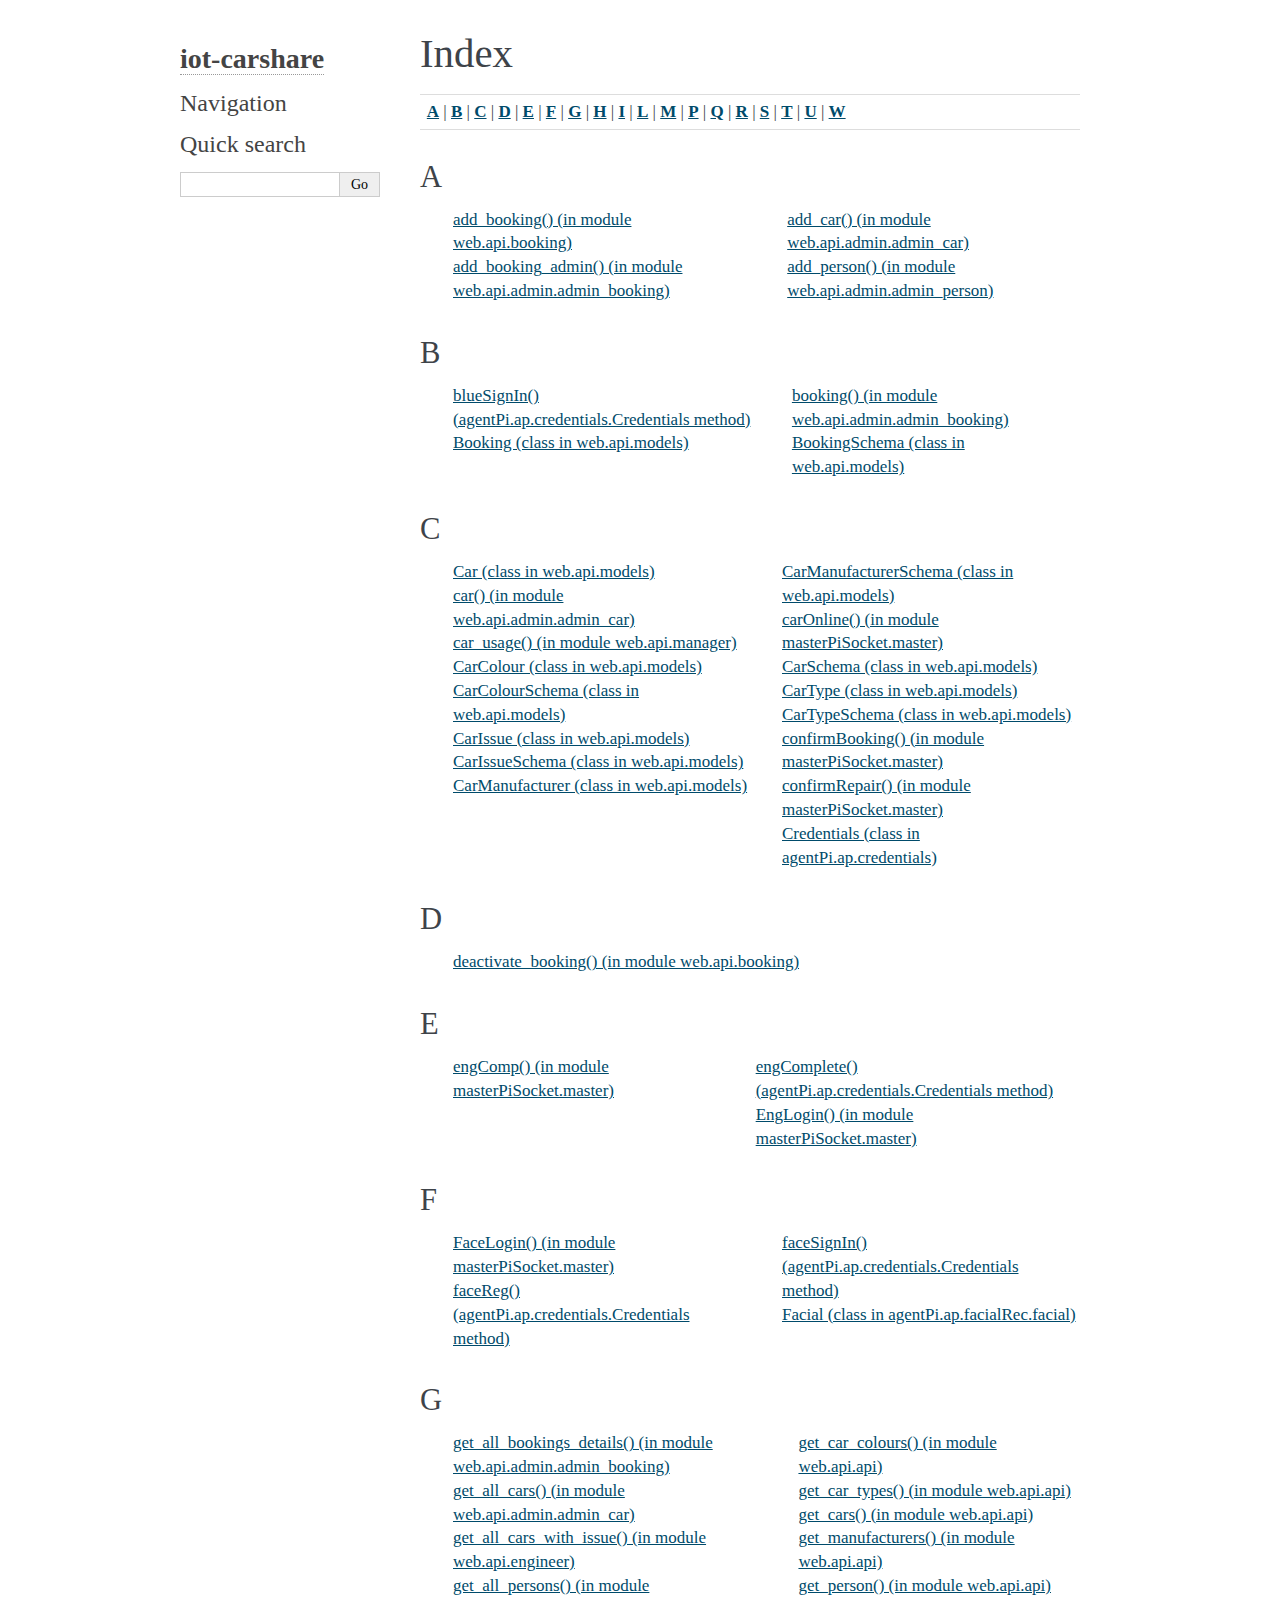
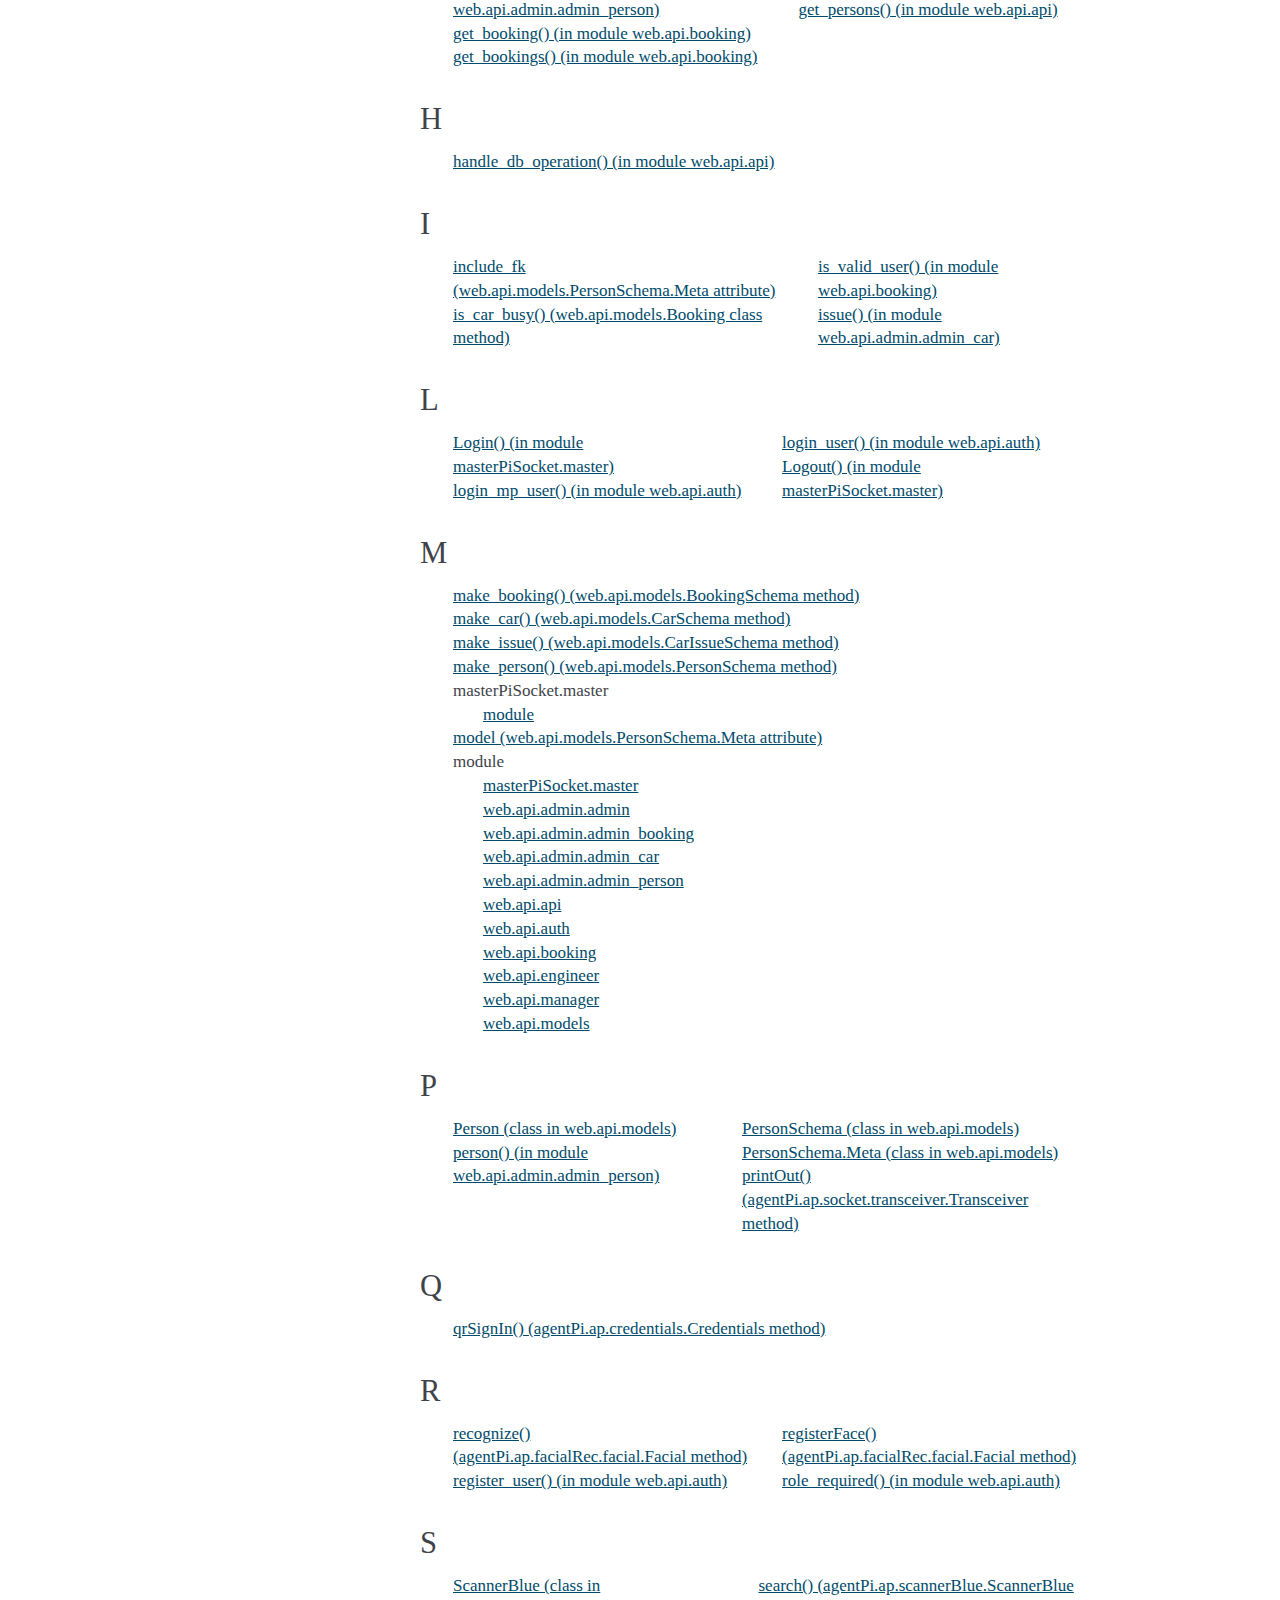
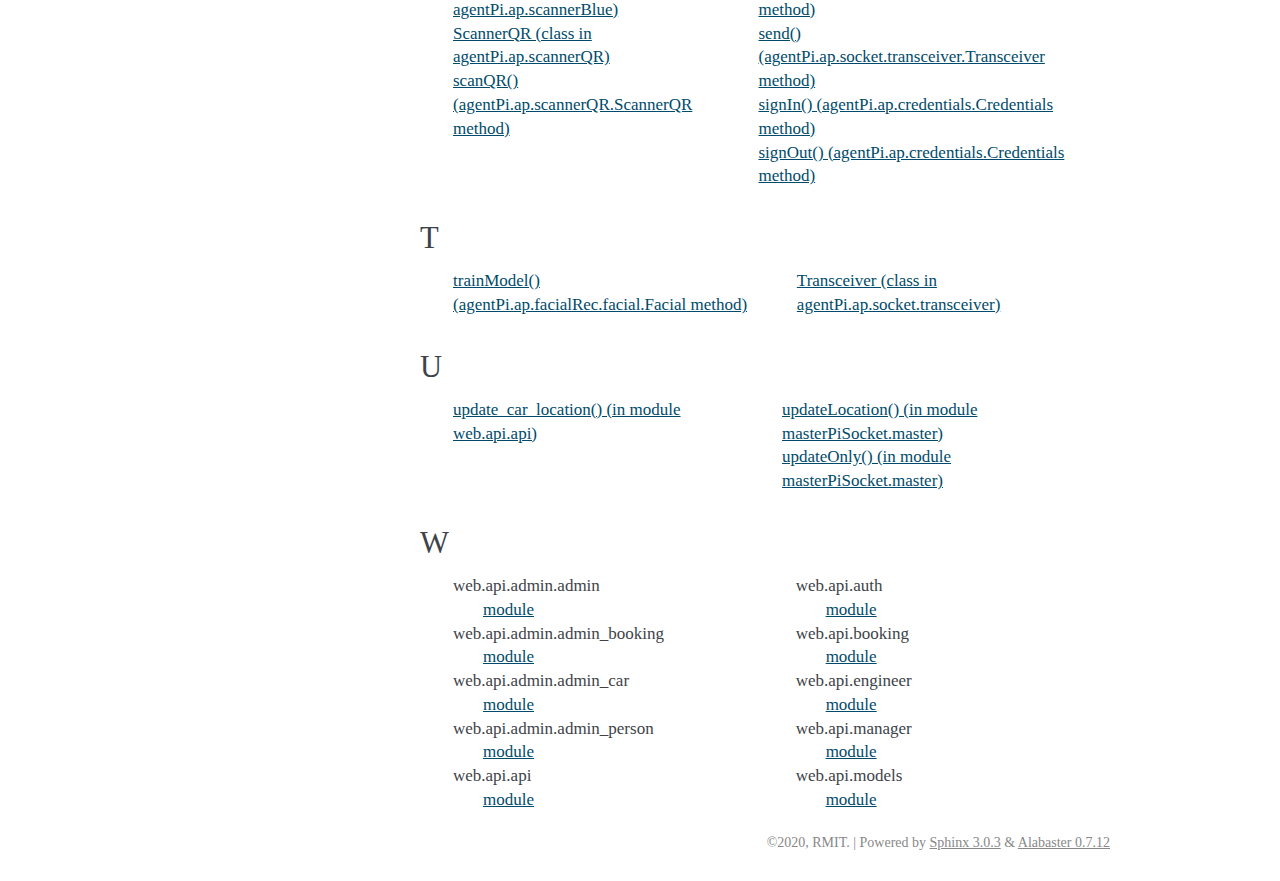
<file: docs/_build/html/genindex.html>
<!DOCTYPE html>

<html>
  <head>
    <meta charset="utf-8" />
    <title>Index &#8212; iot-carshare  documentation</title>
    <link rel="stylesheet" href="_static/alabaster.css" type="text/css" />
    <link rel="stylesheet" href="_static/pygments.css" type="text/css" />
    <script id="documentation_options" data-url_root="./" src="_static/documentation_options.js"></script>
    <script src="_static/jquery.js"></script>
    <script src="_static/underscore.js"></script>
    <script src="_static/doctools.js"></script>
    <script src="_static/language_data.js"></script>
    <link rel="index" title="Index" href="#" />
    <link rel="search" title="Search" href="search.html" />
   
  <link rel="stylesheet" href="_static/custom.css" type="text/css" />
  
  
  <meta name="viewport" content="width=device-width, initial-scale=0.9, maximum-scale=0.9" />

  </head><body>
  

    <div class="document">
      <div class="documentwrapper">
        <div class="bodywrapper">
          

          <div class="body" role="main">
            

<h1 id="index">Index</h1>

<div class="genindex-jumpbox">
 <a href="#A"><strong>A</strong></a>
 | <a href="#B"><strong>B</strong></a>
 | <a href="#C"><strong>C</strong></a>
 | <a href="#D"><strong>D</strong></a>
 | <a href="#E"><strong>E</strong></a>
 | <a href="#F"><strong>F</strong></a>
 | <a href="#G"><strong>G</strong></a>
 | <a href="#H"><strong>H</strong></a>
 | <a href="#I"><strong>I</strong></a>
 | <a href="#L"><strong>L</strong></a>
 | <a href="#M"><strong>M</strong></a>
 | <a href="#P"><strong>P</strong></a>
 | <a href="#Q"><strong>Q</strong></a>
 | <a href="#R"><strong>R</strong></a>
 | <a href="#S"><strong>S</strong></a>
 | <a href="#T"><strong>T</strong></a>
 | <a href="#U"><strong>U</strong></a>
 | <a href="#W"><strong>W</strong></a>
 
</div>
<h2 id="A">A</h2>
<table style="width: 100%" class="indextable genindextable"><tr>
  <td style="width: 33%; vertical-align: top;"><ul>
      <li><a href="index.html#web.api.booking.add_booking">add_booking() (in module web.api.booking)</a>
</li>
      <li><a href="index.html#web.api.admin.admin_booking.add_booking_admin">add_booking_admin() (in module web.api.admin.admin_booking)</a>
</li>
  </ul></td>
  <td style="width: 33%; vertical-align: top;"><ul>
      <li><a href="index.html#web.api.admin.admin_car.add_car">add_car() (in module web.api.admin.admin_car)</a>
</li>
      <li><a href="index.html#web.api.admin.admin_person.add_person">add_person() (in module web.api.admin.admin_person)</a>
</li>
  </ul></td>
</tr></table>

<h2 id="B">B</h2>
<table style="width: 100%" class="indextable genindextable"><tr>
  <td style="width: 33%; vertical-align: top;"><ul>
      <li><a href="index.html#agentPi.ap.credentials.Credentials.blueSignIn">blueSignIn() (agentPi.ap.credentials.Credentials method)</a>
</li>
      <li><a href="index.html#web.api.models.Booking">Booking (class in web.api.models)</a>
</li>
  </ul></td>
  <td style="width: 33%; vertical-align: top;"><ul>
      <li><a href="index.html#web.api.admin.admin_booking.booking">booking() (in module web.api.admin.admin_booking)</a>
</li>
      <li><a href="index.html#web.api.models.BookingSchema">BookingSchema (class in web.api.models)</a>
</li>
  </ul></td>
</tr></table>

<h2 id="C">C</h2>
<table style="width: 100%" class="indextable genindextable"><tr>
  <td style="width: 33%; vertical-align: top;"><ul>
      <li><a href="index.html#web.api.models.Car">Car (class in web.api.models)</a>
</li>
      <li><a href="index.html#web.api.admin.admin_car.car">car() (in module web.api.admin.admin_car)</a>
</li>
      <li><a href="index.html#web.api.manager.car_usage">car_usage() (in module web.api.manager)</a>
</li>
      <li><a href="index.html#web.api.models.CarColour">CarColour (class in web.api.models)</a>
</li>
      <li><a href="index.html#web.api.models.CarColourSchema">CarColourSchema (class in web.api.models)</a>
</li>
      <li><a href="index.html#web.api.models.CarIssue">CarIssue (class in web.api.models)</a>
</li>
      <li><a href="index.html#web.api.models.CarIssueSchema">CarIssueSchema (class in web.api.models)</a>
</li>
      <li><a href="index.html#web.api.models.CarManufacturer">CarManufacturer (class in web.api.models)</a>
</li>
  </ul></td>
  <td style="width: 33%; vertical-align: top;"><ul>
      <li><a href="index.html#web.api.models.CarManufacturerSchema">CarManufacturerSchema (class in web.api.models)</a>
</li>
      <li><a href="index.html#masterPiSocket.master.carOnline">carOnline() (in module masterPiSocket.master)</a>
</li>
      <li><a href="index.html#web.api.models.CarSchema">CarSchema (class in web.api.models)</a>
</li>
      <li><a href="index.html#web.api.models.CarType">CarType (class in web.api.models)</a>
</li>
      <li><a href="index.html#web.api.models.CarTypeSchema">CarTypeSchema (class in web.api.models)</a>
</li>
      <li><a href="index.html#masterPiSocket.master.confirmBooking">confirmBooking() (in module masterPiSocket.master)</a>
</li>
      <li><a href="index.html#masterPiSocket.master.confirmRepair">confirmRepair() (in module masterPiSocket.master)</a>
</li>
      <li><a href="index.html#agentPi.ap.credentials.Credentials">Credentials (class in agentPi.ap.credentials)</a>
</li>
  </ul></td>
</tr></table>

<h2 id="D">D</h2>
<table style="width: 100%" class="indextable genindextable"><tr>
  <td style="width: 33%; vertical-align: top;"><ul>
      <li><a href="index.html#web.api.booking.deactivate_booking">deactivate_booking() (in module web.api.booking)</a>
</li>
  </ul></td>
</tr></table>

<h2 id="E">E</h2>
<table style="width: 100%" class="indextable genindextable"><tr>
  <td style="width: 33%; vertical-align: top;"><ul>
      <li><a href="index.html#masterPiSocket.master.engComp">engComp() (in module masterPiSocket.master)</a>
</li>
  </ul></td>
  <td style="width: 33%; vertical-align: top;"><ul>
      <li><a href="index.html#agentPi.ap.credentials.Credentials.engComplete">engComplete() (agentPi.ap.credentials.Credentials method)</a>
</li>
      <li><a href="index.html#masterPiSocket.master.EngLogin">EngLogin() (in module masterPiSocket.master)</a>
</li>
  </ul></td>
</tr></table>

<h2 id="F">F</h2>
<table style="width: 100%" class="indextable genindextable"><tr>
  <td style="width: 33%; vertical-align: top;"><ul>
      <li><a href="index.html#masterPiSocket.master.FaceLogin">FaceLogin() (in module masterPiSocket.master)</a>
</li>
      <li><a href="index.html#agentPi.ap.credentials.Credentials.faceReg">faceReg() (agentPi.ap.credentials.Credentials method)</a>
</li>
  </ul></td>
  <td style="width: 33%; vertical-align: top;"><ul>
      <li><a href="index.html#agentPi.ap.credentials.Credentials.faceSignIn">faceSignIn() (agentPi.ap.credentials.Credentials method)</a>
</li>
      <li><a href="index.html#agentPi.ap.facialRec.facial.Facial">Facial (class in agentPi.ap.facialRec.facial)</a>
</li>
  </ul></td>
</tr></table>

<h2 id="G">G</h2>
<table style="width: 100%" class="indextable genindextable"><tr>
  <td style="width: 33%; vertical-align: top;"><ul>
      <li><a href="index.html#web.api.admin.admin_booking.get_all_bookings_details">get_all_bookings_details() (in module web.api.admin.admin_booking)</a>
</li>
      <li><a href="index.html#web.api.admin.admin_car.get_all_cars">get_all_cars() (in module web.api.admin.admin_car)</a>
</li>
      <li><a href="index.html#web.api.engineer.get_all_cars_with_issue">get_all_cars_with_issue() (in module web.api.engineer)</a>
</li>
      <li><a href="index.html#web.api.admin.admin_person.get_all_persons">get_all_persons() (in module web.api.admin.admin_person)</a>
</li>
      <li><a href="index.html#web.api.booking.get_booking">get_booking() (in module web.api.booking)</a>
</li>
      <li><a href="index.html#web.api.booking.get_bookings">get_bookings() (in module web.api.booking)</a>
</li>
  </ul></td>
  <td style="width: 33%; vertical-align: top;"><ul>
      <li><a href="index.html#web.api.api.get_car_colours">get_car_colours() (in module web.api.api)</a>
</li>
      <li><a href="index.html#web.api.api.get_car_types">get_car_types() (in module web.api.api)</a>
</li>
      <li><a href="index.html#web.api.api.get_cars">get_cars() (in module web.api.api)</a>
</li>
      <li><a href="index.html#web.api.api.get_manufacturers">get_manufacturers() (in module web.api.api)</a>
</li>
      <li><a href="index.html#web.api.api.get_person">get_person() (in module web.api.api)</a>
</li>
      <li><a href="index.html#web.api.api.get_persons">get_persons() (in module web.api.api)</a>
</li>
  </ul></td>
</tr></table>

<h2 id="H">H</h2>
<table style="width: 100%" class="indextable genindextable"><tr>
  <td style="width: 33%; vertical-align: top;"><ul>
      <li><a href="index.html#web.api.api.handle_db_operation">handle_db_operation() (in module web.api.api)</a>
</li>
  </ul></td>
</tr></table>

<h2 id="I">I</h2>
<table style="width: 100%" class="indextable genindextable"><tr>
  <td style="width: 33%; vertical-align: top;"><ul>
      <li><a href="index.html#web.api.models.PersonSchema.Meta.include_fk">include_fk (web.api.models.PersonSchema.Meta attribute)</a>
</li>
      <li><a href="index.html#web.api.models.Booking.is_car_busy">is_car_busy() (web.api.models.Booking class method)</a>
</li>
  </ul></td>
  <td style="width: 33%; vertical-align: top;"><ul>
      <li><a href="index.html#web.api.booking.is_valid_user">is_valid_user() (in module web.api.booking)</a>
</li>
      <li><a href="index.html#web.api.admin.admin_car.issue">issue() (in module web.api.admin.admin_car)</a>
</li>
  </ul></td>
</tr></table>

<h2 id="L">L</h2>
<table style="width: 100%" class="indextable genindextable"><tr>
  <td style="width: 33%; vertical-align: top;"><ul>
      <li><a href="index.html#masterPiSocket.master.Login">Login() (in module masterPiSocket.master)</a>
</li>
      <li><a href="index.html#web.api.auth.login_mp_user">login_mp_user() (in module web.api.auth)</a>
</li>
  </ul></td>
  <td style="width: 33%; vertical-align: top;"><ul>
      <li><a href="index.html#web.api.auth.login_user">login_user() (in module web.api.auth)</a>
</li>
      <li><a href="index.html#masterPiSocket.master.Logout">Logout() (in module masterPiSocket.master)</a>
</li>
  </ul></td>
</tr></table>

<h2 id="M">M</h2>
<table style="width: 100%" class="indextable genindextable"><tr>
  <td style="width: 33%; vertical-align: top;"><ul>
      <li><a href="index.html#web.api.models.BookingSchema.make_booking">make_booking() (web.api.models.BookingSchema method)</a>
</li>
      <li><a href="index.html#web.api.models.CarSchema.make_car">make_car() (web.api.models.CarSchema method)</a>
</li>
      <li><a href="index.html#web.api.models.CarIssueSchema.make_issue">make_issue() (web.api.models.CarIssueSchema method)</a>
</li>
      <li><a href="index.html#web.api.models.PersonSchema.make_person">make_person() (web.api.models.PersonSchema method)</a>
</li>
      <li>
    masterPiSocket.master

      <ul>
        <li><a href="index.html#module-masterPiSocket.master">module</a>
</li>
      </ul></li>
      <li><a href="index.html#web.api.models.PersonSchema.Meta.model">model (web.api.models.PersonSchema.Meta attribute)</a>
</li>
      <li>
    module

      <ul>
        <li><a href="index.html#module-masterPiSocket.master">masterPiSocket.master</a>
</li>
        <li><a href="index.html#module-web.api.admin.admin">web.api.admin.admin</a>
</li>
        <li><a href="index.html#module-web.api.admin.admin_booking">web.api.admin.admin_booking</a>
</li>
        <li><a href="index.html#module-web.api.admin.admin_car">web.api.admin.admin_car</a>
</li>
        <li><a href="index.html#module-web.api.admin.admin_person">web.api.admin.admin_person</a>
</li>
        <li><a href="index.html#module-web.api.api">web.api.api</a>
</li>
        <li><a href="index.html#module-web.api.auth">web.api.auth</a>
</li>
        <li><a href="index.html#module-web.api.booking">web.api.booking</a>
</li>
        <li><a href="index.html#module-web.api.engineer">web.api.engineer</a>
</li>
        <li><a href="index.html#module-web.api.manager">web.api.manager</a>
</li>
        <li><a href="index.html#module-web.api.models">web.api.models</a>
</li>
      </ul></li>
  </ul></td>
</tr></table>

<h2 id="P">P</h2>
<table style="width: 100%" class="indextable genindextable"><tr>
  <td style="width: 33%; vertical-align: top;"><ul>
      <li><a href="index.html#web.api.models.Person">Person (class in web.api.models)</a>
</li>
      <li><a href="index.html#web.api.admin.admin_person.person">person() (in module web.api.admin.admin_person)</a>
</li>
  </ul></td>
  <td style="width: 33%; vertical-align: top;"><ul>
      <li><a href="index.html#web.api.models.PersonSchema">PersonSchema (class in web.api.models)</a>
</li>
      <li><a href="index.html#web.api.models.PersonSchema.Meta">PersonSchema.Meta (class in web.api.models)</a>
</li>
      <li><a href="index.html#agentPi.ap.socket.transceiver.Transceiver.printOut">printOut() (agentPi.ap.socket.transceiver.Transceiver method)</a>
</li>
  </ul></td>
</tr></table>

<h2 id="Q">Q</h2>
<table style="width: 100%" class="indextable genindextable"><tr>
  <td style="width: 33%; vertical-align: top;"><ul>
      <li><a href="index.html#agentPi.ap.credentials.Credentials.qrSignIn">qrSignIn() (agentPi.ap.credentials.Credentials method)</a>
</li>
  </ul></td>
</tr></table>

<h2 id="R">R</h2>
<table style="width: 100%" class="indextable genindextable"><tr>
  <td style="width: 33%; vertical-align: top;"><ul>
      <li><a href="index.html#agentPi.ap.facialRec.facial.Facial.recognize">recognize() (agentPi.ap.facialRec.facial.Facial method)</a>
</li>
      <li><a href="index.html#web.api.auth.register_user">register_user() (in module web.api.auth)</a>
</li>
  </ul></td>
  <td style="width: 33%; vertical-align: top;"><ul>
      <li><a href="index.html#agentPi.ap.facialRec.facial.Facial.registerFace">registerFace() (agentPi.ap.facialRec.facial.Facial method)</a>
</li>
      <li><a href="index.html#web.api.auth.role_required">role_required() (in module web.api.auth)</a>
</li>
  </ul></td>
</tr></table>

<h2 id="S">S</h2>
<table style="width: 100%" class="indextable genindextable"><tr>
  <td style="width: 33%; vertical-align: top;"><ul>
      <li><a href="index.html#agentPi.ap.scannerBlue.ScannerBlue">ScannerBlue (class in agentPi.ap.scannerBlue)</a>
</li>
      <li><a href="index.html#agentPi.ap.scannerQR.ScannerQR">ScannerQR (class in agentPi.ap.scannerQR)</a>
</li>
      <li><a href="index.html#agentPi.ap.scannerQR.ScannerQR.scanQR">scanQR() (agentPi.ap.scannerQR.ScannerQR method)</a>
</li>
  </ul></td>
  <td style="width: 33%; vertical-align: top;"><ul>
      <li><a href="index.html#agentPi.ap.scannerBlue.ScannerBlue.search">search() (agentPi.ap.scannerBlue.ScannerBlue method)</a>
</li>
      <li><a href="index.html#agentPi.ap.socket.transceiver.Transceiver.send">send() (agentPi.ap.socket.transceiver.Transceiver method)</a>
</li>
      <li><a href="index.html#agentPi.ap.credentials.Credentials.signIn">signIn() (agentPi.ap.credentials.Credentials method)</a>
</li>
      <li><a href="index.html#agentPi.ap.credentials.Credentials.signOut">signOut() (agentPi.ap.credentials.Credentials method)</a>
</li>
  </ul></td>
</tr></table>

<h2 id="T">T</h2>
<table style="width: 100%" class="indextable genindextable"><tr>
  <td style="width: 33%; vertical-align: top;"><ul>
      <li><a href="index.html#agentPi.ap.facialRec.facial.Facial.trainModel">trainModel() (agentPi.ap.facialRec.facial.Facial method)</a>
</li>
  </ul></td>
  <td style="width: 33%; vertical-align: top;"><ul>
      <li><a href="index.html#agentPi.ap.socket.transceiver.Transceiver">Transceiver (class in agentPi.ap.socket.transceiver)</a>
</li>
  </ul></td>
</tr></table>

<h2 id="U">U</h2>
<table style="width: 100%" class="indextable genindextable"><tr>
  <td style="width: 33%; vertical-align: top;"><ul>
      <li><a href="index.html#web.api.api.update_car_location">update_car_location() (in module web.api.api)</a>
</li>
  </ul></td>
  <td style="width: 33%; vertical-align: top;"><ul>
      <li><a href="index.html#masterPiSocket.master.updateLocation">updateLocation() (in module masterPiSocket.master)</a>
</li>
      <li><a href="index.html#masterPiSocket.master.updateOnly">updateOnly() (in module masterPiSocket.master)</a>
</li>
  </ul></td>
</tr></table>

<h2 id="W">W</h2>
<table style="width: 100%" class="indextable genindextable"><tr>
  <td style="width: 33%; vertical-align: top;"><ul>
      <li>
    web.api.admin.admin

      <ul>
        <li><a href="index.html#module-web.api.admin.admin">module</a>
</li>
      </ul></li>
      <li>
    web.api.admin.admin_booking

      <ul>
        <li><a href="index.html#module-web.api.admin.admin_booking">module</a>
</li>
      </ul></li>
      <li>
    web.api.admin.admin_car

      <ul>
        <li><a href="index.html#module-web.api.admin.admin_car">module</a>
</li>
      </ul></li>
      <li>
    web.api.admin.admin_person

      <ul>
        <li><a href="index.html#module-web.api.admin.admin_person">module</a>
</li>
      </ul></li>
      <li>
    web.api.api

      <ul>
        <li><a href="index.html#module-web.api.api">module</a>
</li>
      </ul></li>
  </ul></td>
  <td style="width: 33%; vertical-align: top;"><ul>
      <li>
    web.api.auth

      <ul>
        <li><a href="index.html#module-web.api.auth">module</a>
</li>
      </ul></li>
      <li>
    web.api.booking

      <ul>
        <li><a href="index.html#module-web.api.booking">module</a>
</li>
      </ul></li>
      <li>
    web.api.engineer

      <ul>
        <li><a href="index.html#module-web.api.engineer">module</a>
</li>
      </ul></li>
      <li>
    web.api.manager

      <ul>
        <li><a href="index.html#module-web.api.manager">module</a>
</li>
      </ul></li>
      <li>
    web.api.models

      <ul>
        <li><a href="index.html#module-web.api.models">module</a>
</li>
      </ul></li>
  </ul></td>
</tr></table>



          </div>
          
        </div>
      </div>
      <div class="sphinxsidebar" role="navigation" aria-label="main navigation">
        <div class="sphinxsidebarwrapper">
<h1 class="logo"><a href="index.html">iot-carshare</a></h1>








<h3>Navigation</h3>

<div class="relations">
<h3>Related Topics</h3>
<ul>
  <li><a href="index.html">Documentation overview</a><ul>
  </ul></li>
</ul>
</div>
<div id="searchbox" style="display: none" role="search">
  <h3 id="searchlabel">Quick search</h3>
    <div class="searchformwrapper">
    <form class="search" action="search.html" method="get">
      <input type="text" name="q" aria-labelledby="searchlabel" />
      <input type="submit" value="Go" />
    </form>
    </div>
</div>
<script>$('#searchbox').show(0);</script>








        </div>
      </div>
      <div class="clearer"></div>
    </div>
    <div class="footer">
      &copy;2020, RMIT.
      
      |
      Powered by <a href="http://sphinx-doc.org/">Sphinx 3.0.3</a>
      &amp; <a href="https://github.com/bitprophet/alabaster">Alabaster 0.7.12</a>
      
    </div>

    

    
  </body>
</html>
</file>
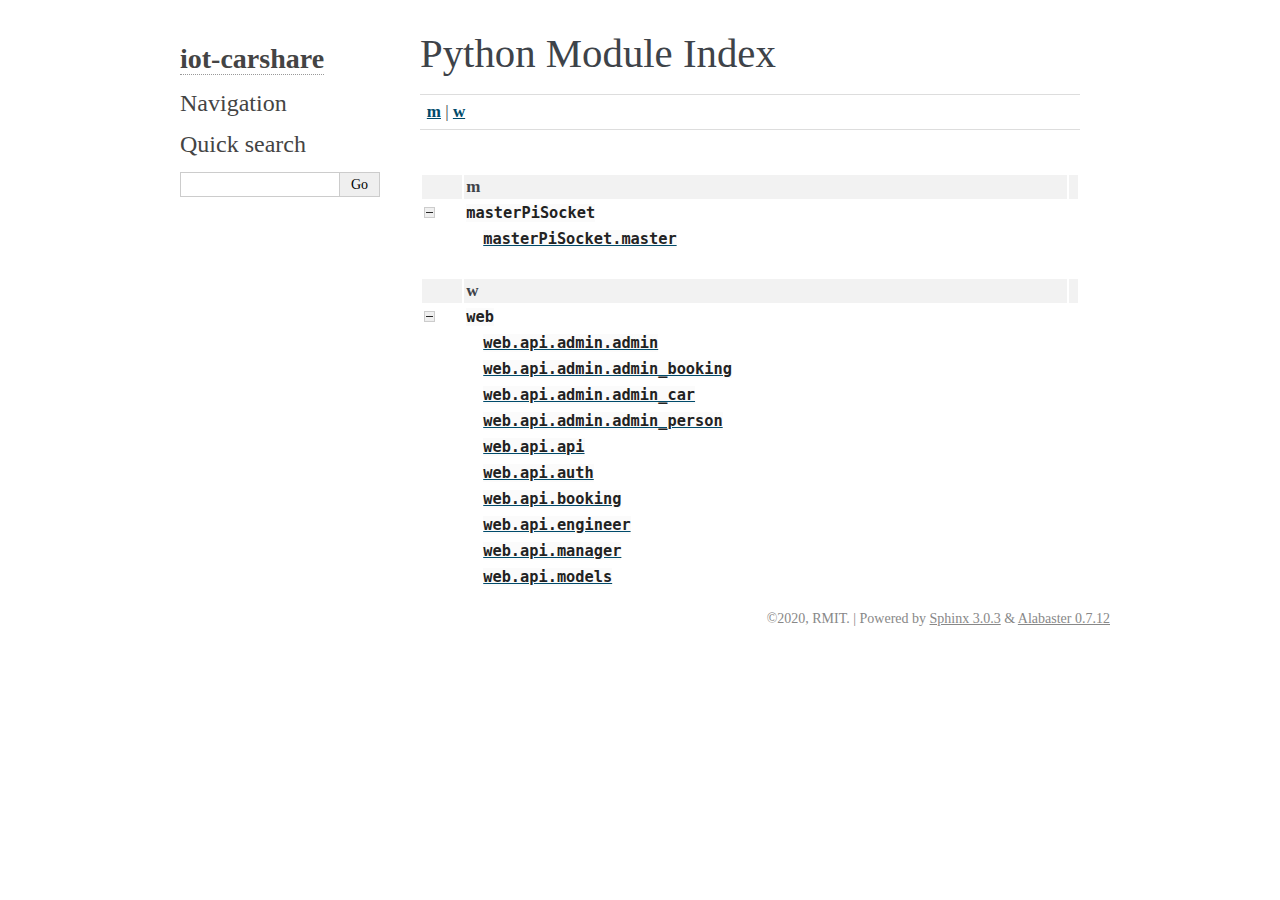
<file: docs/_build/html/py-modindex.html>
<!DOCTYPE html>

<html>
  <head>
    <meta charset="utf-8" />
    <title>Python Module Index &#8212; iot-carshare  documentation</title>
    <link rel="stylesheet" href="_static/alabaster.css" type="text/css" />
    <link rel="stylesheet" href="_static/pygments.css" type="text/css" />
    <script id="documentation_options" data-url_root="./" src="_static/documentation_options.js"></script>
    <script src="_static/jquery.js"></script>
    <script src="_static/underscore.js"></script>
    <script src="_static/doctools.js"></script>
    <script src="_static/language_data.js"></script>
    <link rel="index" title="Index" href="genindex.html" />
    <link rel="search" title="Search" href="search.html" />

   
  <link rel="stylesheet" href="_static/custom.css" type="text/css" />
  
  
  <meta name="viewport" content="width=device-width, initial-scale=0.9, maximum-scale=0.9" />



  </head><body>
  

    <div class="document">
      <div class="documentwrapper">
        <div class="bodywrapper">
          

          <div class="body" role="main">
            

   <h1>Python Module Index</h1>

   <div class="modindex-jumpbox">
   <a href="#cap-m"><strong>m</strong></a> | 
   <a href="#cap-w"><strong>w</strong></a>
   </div>

   <table class="indextable modindextable">
     <tr class="pcap"><td></td><td>&#160;</td><td></td></tr>
     <tr class="cap" id="cap-m"><td></td><td>
       <strong>m</strong></td><td></td></tr>
     <tr>
       <td><img src="_static/minus.png" class="toggler"
              id="toggle-1" style="display: none" alt="-" /></td>
       <td>
       <code class="xref">masterPiSocket</code></td><td>
       <em></em></td></tr>
     <tr class="cg-1">
       <td></td>
       <td>&#160;&#160;&#160;
       <a href="index.html#module-masterPiSocket.master"><code class="xref">masterPiSocket.master</code></a></td><td>
       <em></em></td></tr>
     <tr class="pcap"><td></td><td>&#160;</td><td></td></tr>
     <tr class="cap" id="cap-w"><td></td><td>
       <strong>w</strong></td><td></td></tr>
     <tr>
       <td><img src="_static/minus.png" class="toggler"
              id="toggle-2" style="display: none" alt="-" /></td>
       <td>
       <code class="xref">web</code></td><td>
       <em></em></td></tr>
     <tr class="cg-2">
       <td></td>
       <td>&#160;&#160;&#160;
       <a href="index.html#module-web.api.admin.admin"><code class="xref">web.api.admin.admin</code></a></td><td>
       <em></em></td></tr>
     <tr class="cg-2">
       <td></td>
       <td>&#160;&#160;&#160;
       <a href="index.html#module-web.api.admin.admin_booking"><code class="xref">web.api.admin.admin_booking</code></a></td><td>
       <em></em></td></tr>
     <tr class="cg-2">
       <td></td>
       <td>&#160;&#160;&#160;
       <a href="index.html#module-web.api.admin.admin_car"><code class="xref">web.api.admin.admin_car</code></a></td><td>
       <em></em></td></tr>
     <tr class="cg-2">
       <td></td>
       <td>&#160;&#160;&#160;
       <a href="index.html#module-web.api.admin.admin_person"><code class="xref">web.api.admin.admin_person</code></a></td><td>
       <em></em></td></tr>
     <tr class="cg-2">
       <td></td>
       <td>&#160;&#160;&#160;
       <a href="index.html#module-web.api.api"><code class="xref">web.api.api</code></a></td><td>
       <em></em></td></tr>
     <tr class="cg-2">
       <td></td>
       <td>&#160;&#160;&#160;
       <a href="index.html#module-web.api.auth"><code class="xref">web.api.auth</code></a></td><td>
       <em></em></td></tr>
     <tr class="cg-2">
       <td></td>
       <td>&#160;&#160;&#160;
       <a href="index.html#module-web.api.booking"><code class="xref">web.api.booking</code></a></td><td>
       <em></em></td></tr>
     <tr class="cg-2">
       <td></td>
       <td>&#160;&#160;&#160;
       <a href="index.html#module-web.api.engineer"><code class="xref">web.api.engineer</code></a></td><td>
       <em></em></td></tr>
     <tr class="cg-2">
       <td></td>
       <td>&#160;&#160;&#160;
       <a href="index.html#module-web.api.manager"><code class="xref">web.api.manager</code></a></td><td>
       <em></em></td></tr>
     <tr class="cg-2">
       <td></td>
       <td>&#160;&#160;&#160;
       <a href="index.html#module-web.api.models"><code class="xref">web.api.models</code></a></td><td>
       <em></em></td></tr>
   </table>


          </div>
          
        </div>
      </div>
      <div class="sphinxsidebar" role="navigation" aria-label="main navigation">
        <div class="sphinxsidebarwrapper">
<h1 class="logo"><a href="index.html">iot-carshare</a></h1>








<h3>Navigation</h3>

<div class="relations">
<h3>Related Topics</h3>
<ul>
  <li><a href="index.html">Documentation overview</a><ul>
  </ul></li>
</ul>
</div>
<div id="searchbox" style="display: none" role="search">
  <h3 id="searchlabel">Quick search</h3>
    <div class="searchformwrapper">
    <form class="search" action="search.html" method="get">
      <input type="text" name="q" aria-labelledby="searchlabel" />
      <input type="submit" value="Go" />
    </form>
    </div>
</div>
<script>$('#searchbox').show(0);</script>








        </div>
      </div>
      <div class="clearer"></div>
    </div>
    <div class="footer">
      &copy;2020, RMIT.
      
      |
      Powered by <a href="http://sphinx-doc.org/">Sphinx 3.0.3</a>
      &amp; <a href="https://github.com/bitprophet/alabaster">Alabaster 0.7.12</a>
      
    </div>

    

    
  </body>
</html>
</file>
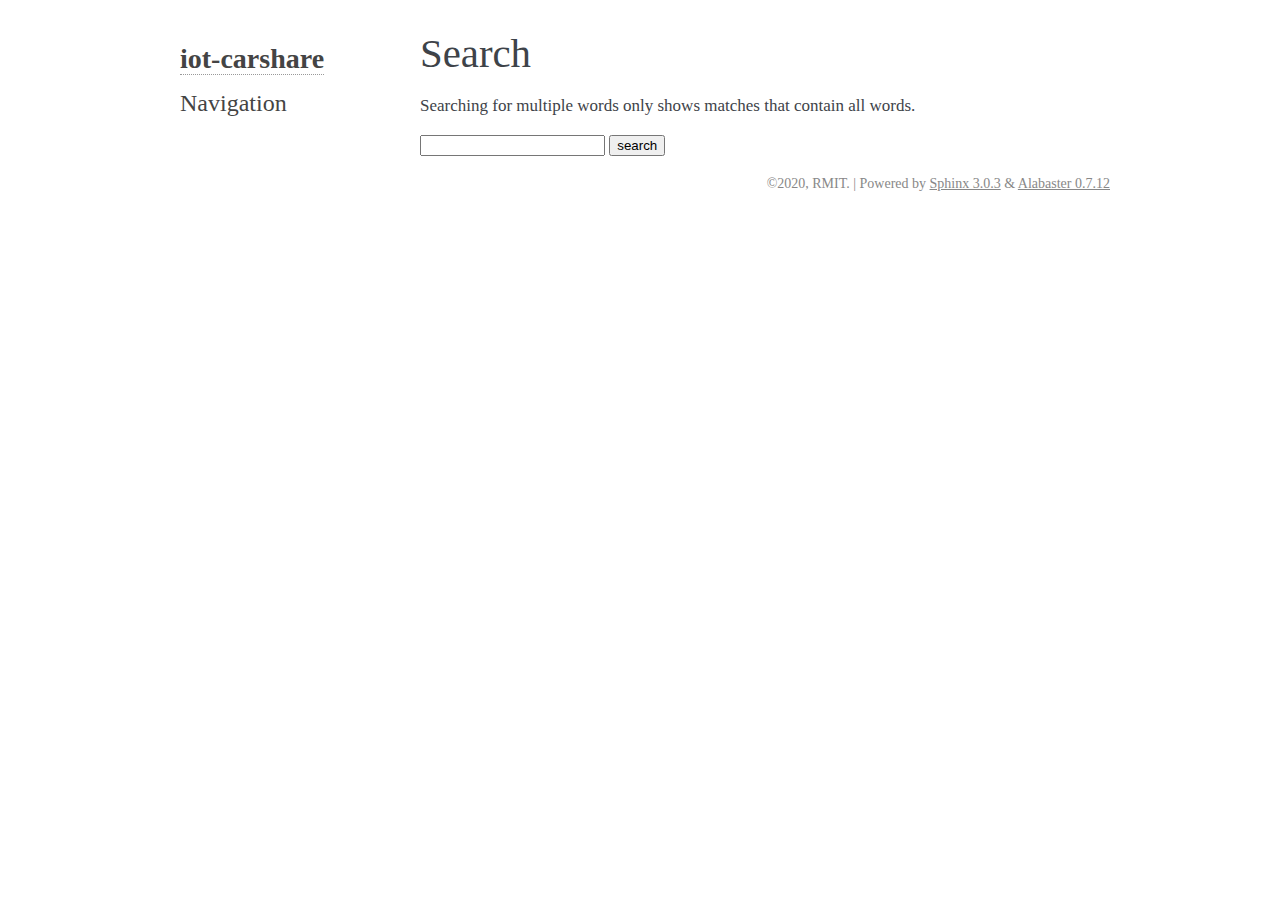
<file: docs/_build/html/search.html>
<!DOCTYPE html>

<html>
  <head>
    <meta charset="utf-8" />
    <title>Search &#8212; iot-carshare  documentation</title>
    <link rel="stylesheet" href="_static/alabaster.css" type="text/css" />
    <link rel="stylesheet" href="_static/pygments.css" type="text/css" />
    
    <script id="documentation_options" data-url_root="./" src="_static/documentation_options.js"></script>
    <script src="_static/jquery.js"></script>
    <script src="_static/underscore.js"></script>
    <script src="_static/doctools.js"></script>
    <script src="_static/language_data.js"></script>
    <script src="_static/searchtools.js"></script>
    <link rel="index" title="Index" href="genindex.html" />
    <link rel="search" title="Search" href="#" />
  <script src="searchindex.js" defer></script>
  
   
  <link rel="stylesheet" href="_static/custom.css" type="text/css" />
  
  
  <meta name="viewport" content="width=device-width, initial-scale=0.9, maximum-scale=0.9" />


  </head><body>
  

    <div class="document">
      <div class="documentwrapper">
        <div class="bodywrapper">
          

          <div class="body" role="main">
            
  <h1 id="search-documentation">Search</h1>
  <div id="fallback" class="admonition warning">
  <script>$('#fallback').hide();</script>
  <p>
    Please activate JavaScript to enable the search
    functionality.
  </p>
  </div>
  <p>
    Searching for multiple words only shows matches that contain
    all words.
  </p>
  <form action="" method="get">
    <input type="text" name="q" aria-labelledby="search-documentation" value="" />
    <input type="submit" value="search" />
    <span id="search-progress" style="padding-left: 10px"></span>
  </form>
  
  <div id="search-results">
  
  </div>

          </div>
          
        </div>
      </div>
      <div class="sphinxsidebar" role="navigation" aria-label="main navigation">
        <div class="sphinxsidebarwrapper">
<h1 class="logo"><a href="index.html">iot-carshare</a></h1>








<h3>Navigation</h3>

<div class="relations">
<h3>Related Topics</h3>
<ul>
  <li><a href="index.html">Documentation overview</a><ul>
  </ul></li>
</ul>
</div>








        </div>
      </div>
      <div class="clearer"></div>
    </div>
    <div class="footer">
      &copy;2020, RMIT.
      
      |
      Powered by <a href="http://sphinx-doc.org/">Sphinx 3.0.3</a>
      &amp; <a href="https://github.com/bitprophet/alabaster">Alabaster 0.7.12</a>
      
    </div>

    

    
  </body>
</html>
</file>
<file: docs/_build/html/_static/alabaster.css>
@import url("basic.css");

/* -- page layout ----------------------------------------------------------- */

body {
    font-family: Georgia, serif;
    font-size: 17px;
    background-color: #fff;
    color: #000;
    margin: 0;
    padding: 0;
}


div.document {
    width: 940px;
    margin: 30px auto 0 auto;
}

div.documentwrapper {
    float: left;
    width: 100%;
}

div.bodywrapper {
    margin: 0 0 0 220px;
}

div.sphinxsidebar {
    width: 220px;
    font-size: 14px;
    line-height: 1.5;
}

hr {
    border: 1px solid #B1B4B6;
}

div.body {
    background-color: #fff;
    color: #3E4349;
    padding: 0 30px 0 30px;
}

div.body > .section {
    text-align: left;
}

div.footer {
    width: 940px;
    margin: 20px auto 30px auto;
    font-size: 14px;
    color: #888;
    text-align: right;
}

div.footer a {
    color: #888;
}

p.caption {
    font-family: inherit;
    font-size: inherit;
}


div.relations {
    display: none;
}


div.sphinxsidebar a {
    color: #444;
    text-decoration: none;
    border-bottom: 1px dotted #999;
}

div.sphinxsidebar a:hover {
    border-bottom: 1px solid #999;
}

div.sphinxsidebarwrapper {
    padding: 18px 10px;
}

div.sphinxsidebarwrapper p.logo {
    padding: 0;
    margin: -10px 0 0 0px;
    text-align: center;
}

div.sphinxsidebarwrapper h1.logo {
    margin-top: -10px;
    text-align: center;
    margin-bottom: 5px;
    text-align: left;
}

div.sphinxsidebarwrapper h1.logo-name {
    margin-top: 0px;
}

div.sphinxsidebarwrapper p.blurb {
    margin-top: 0;
    font-style: normal;
}

div.sphinxsidebar h3,
div.sphinxsidebar h4 {
    font-family: Georgia, serif;
    color: #444;
    font-size: 24px;
    font-weight: normal;
    margin: 0 0 5px 0;
    padding: 0;
}

div.sphinxsidebar h4 {
    font-size: 20px;
}

div.sphinxsidebar h3 a {
    color: #444;
}

div.sphinxsidebar p.logo a,
div.sphinxsidebar h3 a,
div.sphinxsidebar p.logo a:hover,
div.sphinxsidebar h3 a:hover {
    border: none;
}

div.sphinxsidebar p {
    color: #555;
    margin: 10px 0;
}

div.sphinxsidebar ul {
    margin: 10px 0;
    padding: 0;
    color: #000;
}

div.sphinxsidebar ul li.toctree-l1 > a {
    font-size: 120%;
}

div.sphinxsidebar ul li.toctree-l2 > a {
    font-size: 110%;
}

div.sphinxsidebar input {
    border: 1px solid #CCC;
    font-family: Georgia, serif;
    font-size: 1em;
}

div.sphinxsidebar hr {
    border: none;
    height: 1px;
    color: #AAA;
    background: #AAA;

    text-align: left;
    margin-left: 0;
    width: 50%;
}

div.sphinxsidebar .badge {
    border-bottom: none;
}

div.sphinxsidebar .badge:hover {
    border-bottom: none;
}

/* To address an issue with donation coming after search */
div.sphinxsidebar h3.donation {
    margin-top: 10px;
}

/* -- body styles ----------------------------------------------------------- */

a {
    color: #004B6B;
    text-decoration: underline;
}

a:hover {
    color: #6D4100;
    text-decoration: underline;
}

div.body h1,
div.body h2,
div.body h3,
div.body h4,
div.body h5,
div.body h6 {
    font-family: Georgia, serif;
    font-weight: normal;
    margin: 30px 0px 10px 0px;
    padding: 0;
}

div.body h1 { margin-top: 0; padding-top: 0; font-size: 240%; }
div.body h2 { font-size: 180%; }
div.body h3 { font-size: 150%; }
div.body h4 { font-size: 130%; }
div.body h5 { font-size: 100%; }
div.body h6 { font-size: 100%; }

a.headerlink {
    color: #DDD;
    padding: 0 4px;
    text-decoration: none;
}

a.headerlink:hover {
    color: #444;
    background: #EAEAEA;
}

div.body p, div.body dd, div.body li {
    line-height: 1.4em;
}

div.admonition {
    margin: 20px 0px;
    padding: 10px 30px;
    background-color: #EEE;
    border: 1px solid #CCC;
}

div.admonition tt.xref, div.admonition code.xref, div.admonition a tt {
    background-color: #FBFBFB;
    border-bottom: 1px solid #fafafa;
}

div.admonition p.admonition-title {
    font-family: Georgia, serif;
    font-weight: normal;
    font-size: 24px;
    margin: 0 0 10px 0;
    padding: 0;
    line-height: 1;
}

div.admonition p.last {
    margin-bottom: 0;
}

div.highlight {
    background-color: #fff;
}

dt:target, .highlight {
    background: #FAF3E8;
}

div.warning {
    background-color: #FCC;
    border: 1px solid #FAA;
}

div.danger {
    background-color: #FCC;
    border: 1px solid #FAA;
    -moz-box-shadow: 2px 2px 4px #D52C2C;
    -webkit-box-shadow: 2px 2px 4px #D52C2C;
    box-shadow: 2px 2px 4px #D52C2C;
}

div.error {
    background-color: #FCC;
    border: 1px solid #FAA;
    -moz-box-shadow: 2px 2px 4px #D52C2C;
    -webkit-box-shadow: 2px 2px 4px #D52C2C;
    box-shadow: 2px 2px 4px #D52C2C;
}

div.caution {
    background-color: #FCC;
    border: 1px solid #FAA;
}

div.attention {
    background-color: #FCC;
    border: 1px solid #FAA;
}

div.important {
    background-color: #EEE;
    border: 1px solid #CCC;
}

div.note {
    background-color: #EEE;
    border: 1px solid #CCC;
}

div.tip {
    background-color: #EEE;
    border: 1px solid #CCC;
}

div.hint {
    background-color: #EEE;
    border: 1px solid #CCC;
}

div.seealso {
    background-color: #EEE;
    border: 1px solid #CCC;
}

div.topic {
    background-color: #EEE;
}

p.admonition-title {
    display: inline;
}

p.admonition-title:after {
    content: ":";
}

pre, tt, code {
    font-family: 'Consolas', 'Menlo', 'DejaVu Sans Mono', 'Bitstream Vera Sans Mono', monospace;
    font-size: 0.9em;
}

.hll {
    background-color: #FFC;
    margin: 0 -12px;
    padding: 0 12px;
    display: block;
}

img.screenshot {
}

tt.descname, tt.descclassname, code.descname, code.descclassname {
    font-size: 0.95em;
}

tt.descname, code.descname {
    padding-right: 0.08em;
}

img.screenshot {
    -moz-box-shadow: 2px 2px 4px #EEE;
    -webkit-box-shadow: 2px 2px 4px #EEE;
    box-shadow: 2px 2px 4px #EEE;
}

table.docutils {
    border: 1px solid #888;
    -moz-box-shadow: 2px 2px 4px #EEE;
    -webkit-box-shadow: 2px 2px 4px #EEE;
    box-shadow: 2px 2px 4px #EEE;
}

table.docutils td, table.docutils th {
    border: 1px solid #888;
    padding: 0.25em 0.7em;
}

table.field-list, table.footnote {
    border: none;
    -moz-box-shadow: none;
    -webkit-box-shadow: none;
    box-shadow: none;
}

table.footnote {
    margin: 15px 0;
    width: 100%;
    border: 1px solid #EEE;
    background: #FDFDFD;
    font-size: 0.9em;
}

table.footnote + table.footnote {
    margin-top: -15px;
    border-top: none;
}

table.field-list th {
    padding: 0 0.8em 0 0;
}

table.field-list td {
    padding: 0;
}

table.field-list p {
    margin-bottom: 0.8em;
}

/* Cloned from
 * https://github.com/sphinx-doc/sphinx/commit/ef60dbfce09286b20b7385333d63a60321784e68
 */
.field-name {
    -moz-hyphens: manual;
    -ms-hyphens: manual;
    -webkit-hyphens: manual;
    hyphens: manual;
}

table.footnote td.label {
    width: .1px;
    padding: 0.3em 0 0.3em 0.5em;
}

table.footnote td {
    padding: 0.3em 0.5em;
}

dl {
    margin: 0;
    padding: 0;
}

dl dd {
    margin-left: 30px;
}

blockquote {
    margin: 0 0 0 30px;
    padding: 0;
}

ul, ol {
    /* Matches the 30px from the narrow-screen "li > ul" selector below */
    margin: 10px 0 10px 30px;
    padding: 0;
}

pre {
    background: #EEE;
    padding: 7px 30px;
    margin: 15px 0px;
    line-height: 1.3em;
}

div.viewcode-block:target {
    background: #ffd;
}

dl pre, blockquote pre, li pre {
    margin-left: 0;
    padding-left: 30px;
}

tt, code {
    background-color: #ecf0f3;
    color: #222;
    /* padding: 1px 2px; */
}

tt.xref, code.xref, a tt {
    background-color: #FBFBFB;
    border-bottom: 1px solid #fff;
}

a.reference {
    text-decoration: none;
    border-bottom: 1px dotted #004B6B;
}

/* Don't put an underline on images */
a.image-reference, a.image-reference:hover {
    border-bottom: none;
}

a.reference:hover {
    border-bottom: 1px solid #6D4100;
}

a.footnote-reference {
    text-decoration: none;
    font-size: 0.7em;
    vertical-align: top;
    border-bottom: 1px dotted #004B6B;
}

a.footnote-reference:hover {
    border-bottom: 1px solid #6D4100;
}

a:hover tt, a:hover code {
    background: #EEE;
}


@media screen and (max-width: 870px) {

    div.sphinxsidebar {
    	display: none;
    }

    div.document {
       width: 100%;

    }

    div.documentwrapper {
    	margin-left: 0;
    	margin-top: 0;
    	margin-right: 0;
    	margin-bottom: 0;
    }

    div.bodywrapper {
    	margin-top: 0;
    	margin-right: 0;
    	margin-bottom: 0;
    	margin-left: 0;
    }

    ul {
    	margin-left: 0;
    }

	li > ul {
        /* Matches the 30px from the "ul, ol" selector above */
		margin-left: 30px;
	}

    .document {
    	width: auto;
    }

    .footer {
    	width: auto;
    }

    .bodywrapper {
    	margin: 0;
    }

    .footer {
    	width: auto;
    }

    .github {
        display: none;
    }



}



@media screen and (max-width: 875px) {

    body {
        margin: 0;
        padding: 20px 30px;
    }

    div.documentwrapper {
        float: none;
        background: #fff;
    }

    div.sphinxsidebar {
        display: block;
        float: none;
        width: 102.5%;
        margin: 50px -30px -20px -30px;
        padding: 10px 20px;
        background: #333;
        color: #FFF;
    }

    div.sphinxsidebar h3, div.sphinxsidebar h4, div.sphinxsidebar p,
    div.sphinxsidebar h3 a {
        color: #fff;
    }

    div.sphinxsidebar a {
        color: #AAA;
    }

    div.sphinxsidebar p.logo {
        display: none;
    }

    div.document {
        width: 100%;
        margin: 0;
    }

    div.footer {
        display: none;
    }

    div.bodywrapper {
        margin: 0;
    }

    div.body {
        min-height: 0;
        padding: 0;
    }

    .rtd_doc_footer {
        display: none;
    }

    .document {
        width: auto;
    }

    .footer {
        width: auto;
    }

    .footer {
        width: auto;
    }

    .github {
        display: none;
    }
}


/* misc. */

.revsys-inline {
    display: none!important;
}

/* Make nested-list/multi-paragraph items look better in Releases changelog
 * pages. Without this, docutils' magical list fuckery causes inconsistent
 * formatting between different release sub-lists.
 */
div#changelog > div.section > ul > li > p:only-child {
    margin-bottom: 0;
}

/* Hide fugly table cell borders in ..bibliography:: directive output */
table.docutils.citation, table.docutils.citation td, table.docutils.citation th {
  border: none;
  /* Below needed in some edge cases; if not applied, bottom shadows appear */
  -moz-box-shadow: none;
  -webkit-box-shadow: none;
  box-shadow: none;
}


/* relbar */

.related {
    line-height: 30px;
    width: 100%;
    font-size: 0.9rem;
}

.related.top {
    border-bottom: 1px solid #EEE;
    margin-bottom: 20px;
}

.related.bottom {
    border-top: 1px solid #EEE;
}

.related ul {
    padding: 0;
    margin: 0;
    list-style: none;
}

.related li {
    display: inline;
}

nav#rellinks {
    float: right;
}

nav#rellinks li+li:before {
    content: "|";
}

nav#breadcrumbs li+li:before {
    content: "\00BB";
}

/* Hide certain items when printing */
@media print {
    div.related {
        display: none;
    }
}
</file>
<file: docs/_build/html/_static/pygments.css>
.highlight .hll { background-color: #ffffcc }
.highlight  { background: #f8f8f8; }
.highlight .c { color: #8f5902; font-style: italic } /* Comment */
.highlight .err { color: #a40000; border: 1px solid #ef2929 } /* Error */
.highlight .g { color: #000000 } /* Generic */
.highlight .k { color: #004461; font-weight: bold } /* Keyword */
.highlight .l { color: #000000 } /* Literal */
.highlight .n { color: #000000 } /* Name */
.highlight .o { color: #582800 } /* Operator */
.highlight .x { color: #000000 } /* Other */
.highlight .p { color: #000000; font-weight: bold } /* Punctuation */
.highlight .ch { color: #8f5902; font-style: italic } /* Comment.Hashbang */
.highlight .cm { color: #8f5902; font-style: italic } /* Comment.Multiline */
.highlight .cp { color: #8f5902 } /* Comment.Preproc */
.highlight .cpf { color: #8f5902; font-style: italic } /* Comment.PreprocFile */
.highlight .c1 { color: #8f5902; font-style: italic } /* Comment.Single */
.highlight .cs { color: #8f5902; font-style: italic } /* Comment.Special */
.highlight .gd { color: #a40000 } /* Generic.Deleted */
.highlight .ge { color: #000000; font-style: italic } /* Generic.Emph */
.highlight .gr { color: #ef2929 } /* Generic.Error */
.highlight .gh { color: #000080; font-weight: bold } /* Generic.Heading */
.highlight .gi { color: #00A000 } /* Generic.Inserted */
.highlight .go { color: #888888 } /* Generic.Output */
.highlight .gp { color: #745334 } /* Generic.Prompt */
.highlight .gs { color: #000000; font-weight: bold } /* Generic.Strong */
.highlight .gu { color: #800080; font-weight: bold } /* Generic.Subheading */
.highlight .gt { color: #a40000; font-weight: bold } /* Generic.Traceback */
.highlight .kc { color: #004461; font-weight: bold } /* Keyword.Constant */
.highlight .kd { color: #004461; font-weight: bold } /* Keyword.Declaration */
.highlight .kn { color: #004461; font-weight: bold } /* Keyword.Namespace */
.highlight .kp { color: #004461; font-weight: bold } /* Keyword.Pseudo */
.highlight .kr { color: #004461; font-weight: bold } /* Keyword.Reserved */
.highlight .kt { color: #004461; font-weight: bold } /* Keyword.Type */
.highlight .ld { color: #000000 } /* Literal.Date */
.highlight .m { color: #990000 } /* Literal.Number */
.highlight .s { color: #4e9a06 } /* Literal.String */
.highlight .na { color: #c4a000 } /* Name.Attribute */
.highlight .nb { color: #004461 } /* Name.Builtin */
.highlight .nc { color: #000000 } /* Name.Class */
.highlight .no { color: #000000 } /* Name.Constant */
.highlight .nd { color: #888888 } /* Name.Decorator */
.highlight .ni { color: #ce5c00 } /* Name.Entity */
.highlight .ne { color: #cc0000; font-weight: bold } /* Name.Exception */
.highlight .nf { color: #000000 } /* Name.Function */
.highlight .nl { color: #f57900 } /* Name.Label */
.highlight .nn { color: #000000 } /* Name.Namespace */
.highlight .nx { color: #000000 } /* Name.Other */
.highlight .py { color: #000000 } /* Name.Property */
.highlight .nt { color: #004461; font-weight: bold } /* Name.Tag */
.highlight .nv { color: #000000 } /* Name.Variable */
.highlight .ow { color: #004461; font-weight: bold } /* Operator.Word */
.highlight .w { color: #f8f8f8; text-decoration: underline } /* Text.Whitespace */
.highlight .mb { color: #990000 } /* Literal.Number.Bin */
.highlight .mf { color: #990000 } /* Literal.Number.Float */
.highlight .mh { color: #990000 } /* Literal.Number.Hex */
.highlight .mi { color: #990000 } /* Literal.Number.Integer */
.highlight .mo { color: #990000 } /* Literal.Number.Oct */
.highlight .sa { color: #4e9a06 } /* Literal.String.Affix */
.highlight .sb { color: #4e9a06 } /* Literal.String.Backtick */
.highlight .sc { color: #4e9a06 } /* Literal.String.Char */
.highlight .dl { color: #4e9a06 } /* Literal.String.Delimiter */
.highlight .sd { color: #8f5902; font-style: italic } /* Literal.String.Doc */
.highlight .s2 { color: #4e9a06 } /* Literal.String.Double */
.highlight .se { color: #4e9a06 } /* Literal.String.Escape */
.highlight .sh { color: #4e9a06 } /* Literal.String.Heredoc */
.highlight .si { color: #4e9a06 } /* Literal.String.Interpol */
.highlight .sx { color: #4e9a06 } /* Literal.String.Other */
.highlight .sr { color: #4e9a06 } /* Literal.String.Regex */
.highlight .s1 { color: #4e9a06 } /* Literal.String.Single */
.highlight .ss { color: #4e9a06 } /* Literal.String.Symbol */
.highlight .bp { color: #3465a4 } /* Name.Builtin.Pseudo */
.highlight .fm { color: #000000 } /* Name.Function.Magic */
.highlight .vc { color: #000000 } /* Name.Variable.Class */
.highlight .vg { color: #000000 } /* Name.Variable.Global */
.highlight .vi { color: #000000 } /* Name.Variable.Instance */
.highlight .vm { color: #000000 } /* Name.Variable.Magic */
.highlight .il { color: #990000 } /* Literal.Number.Integer.Long */
</file>
<file: docs/_build/html/_static/custom.css>
/* This file intentionally left blank. */
</file>
